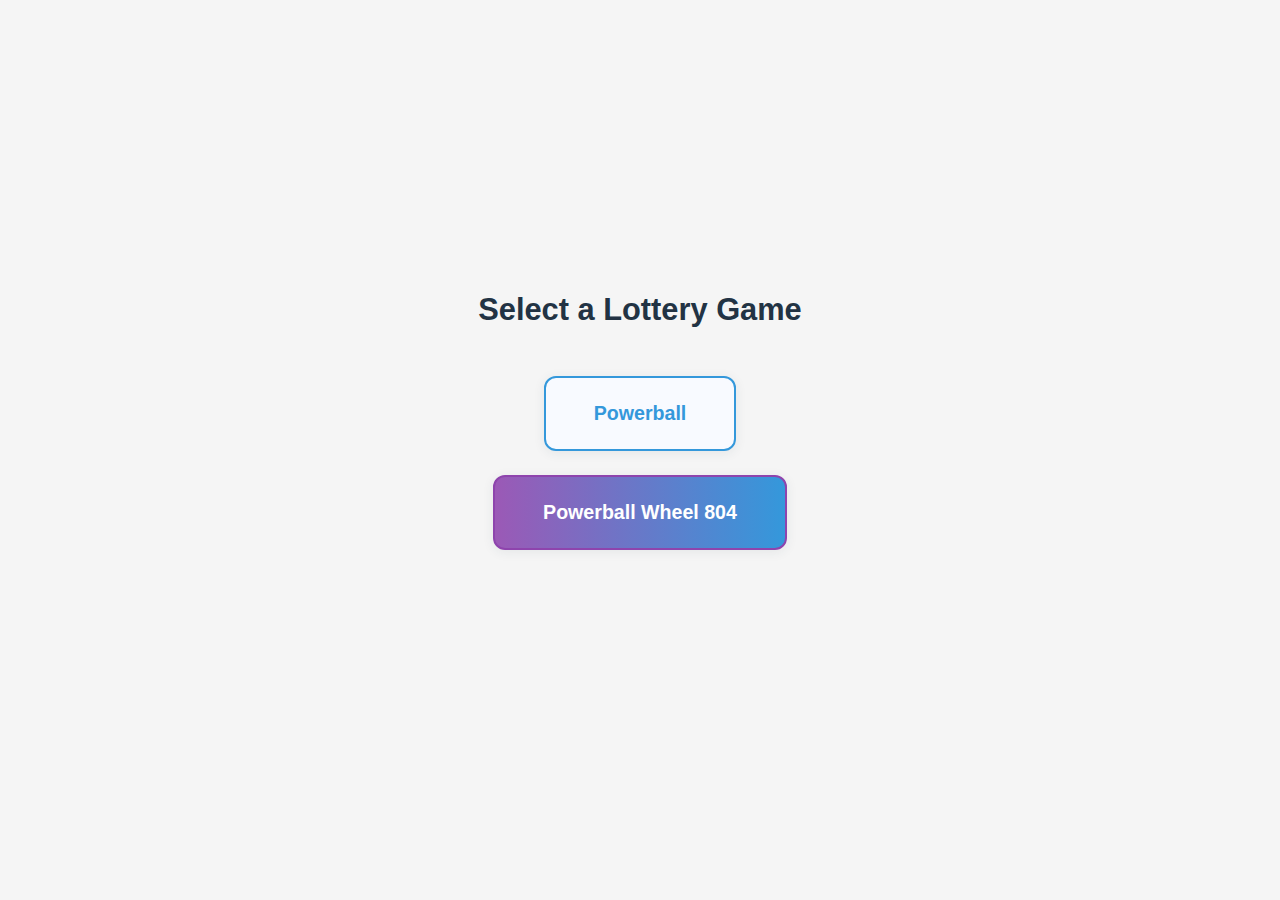
<file: home.html>
<!DOCTYPE html>
<html lang="en">
<head>
    <meta charset="UTF-8">
    <meta name="viewport" content="width=device-width, initial-scale=1.0">
    <title>Lottery Game Selector</title>
    <link rel="stylesheet" href="style.css">
    <style>
        .game-select-container {
            display: flex;
            flex-direction: column;
            align-items: center;
            justify-content: center;
            min-height: 90vh;
            padding: 20px 15px;
            box-sizing: border-box;
        }
        
        .game-select-title {
            font-size: 2.2em;
            font-weight: bold;
            margin-bottom: 32px;
            color: #234;
            text-align: center;
            padding: 0 15px;
        }
        
        .game-select-btn {
            padding: 18px 36px;
            font-size: 1.2em;
            font-weight: 600;
            border-radius: 12px;
            border: 2px solid #3498db;
            background: #f8faff;
            color: #3498db;
            margin: 12px 0;
            cursor: pointer;
            transition: all 0.2s ease;
            box-shadow: 0 2px 12px rgba(44,62,80,0.08);
            width: 100%;
            max-width: 280px;
            -webkit-tap-highlight-color: transparent;
        }
        
        .game-select-btn:active {
            transform: scale(0.98);
        }
        
        .game-select-btn:hover {
            background: #3498db;
            color: #fff;
        }
        
        /* Tablet styles */
        @media (min-width: 601px) and (max-width: 1024px) {
            .game-select-title {
                font-size: 2.5em;
                margin-bottom: 40px;
            }
            
            .game-select-btn {
                padding: 22px 44px;
                font-size: 1.3em;
                max-width: 320px;
            }
        }
        
        /* Desktop styles */
        @media (min-width: 1025px) {
            .game-select-btn {
                padding: 24px 48px;
                font-size: 1.4em;
                max-width: none;
                width: auto;
            }
        }
        
        /* Mobile-specific optimizations */
        @media (max-width: 600px) {
            .game-select-title {
                font-size: 1.8em;
                margin-bottom: 28px;
            }
            
            .game-select-btn {
                padding: 16px 32px;
                font-size: 1.1em;
                margin: 10px 0;
            }
        }
    </style>
</head>
<body>
    <div class="game-select-container">
        <div class="game-select-title">Select a Lottery Game</div>
        <button class="game-select-btn" onclick="window.location.href='powerball.html'">Powerball</button>
        <button class="game-select-btn" style="background: linear-gradient(90deg, #9b59b6 0%, #3498db 100%); color: white; border-color: #8e44ad;" 
                onclick="window.location.href='wheel.html'">Powerball Wheel 804</button>
    </div>
</body>
</html>
</file>
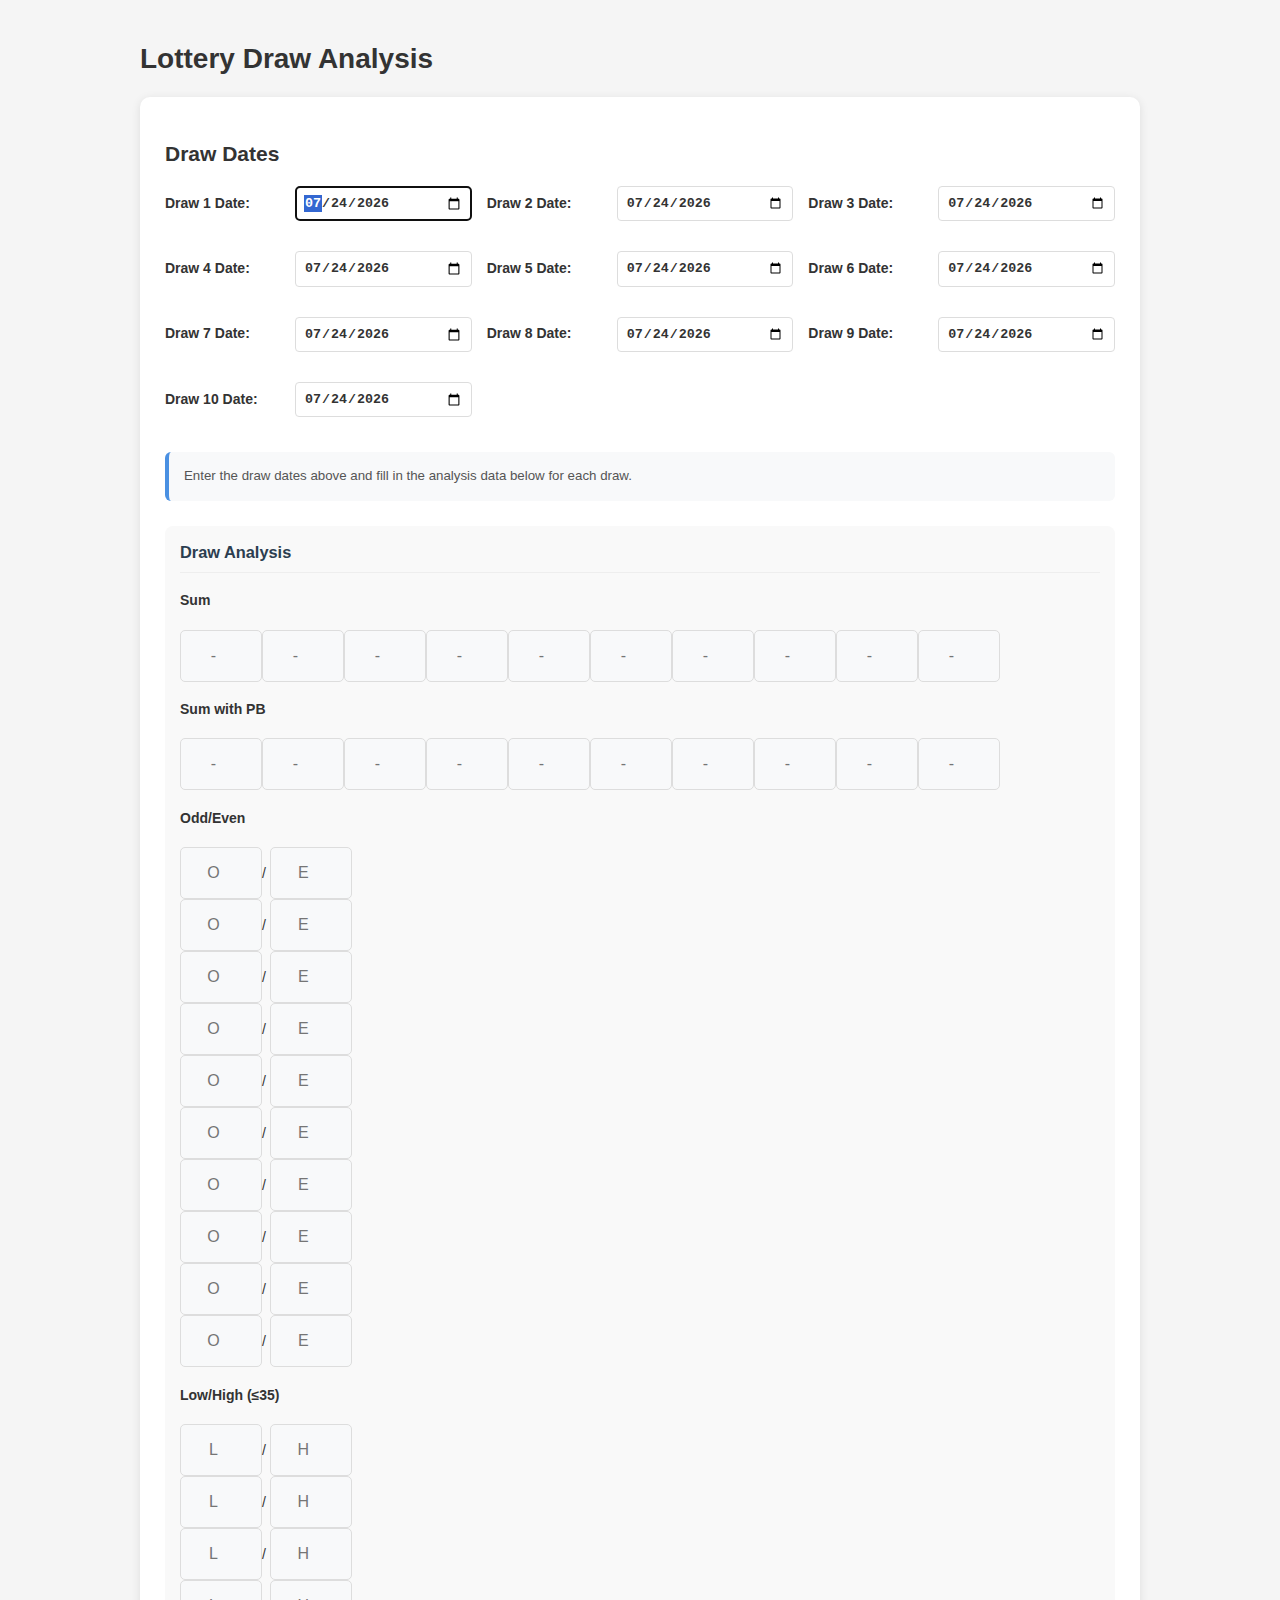
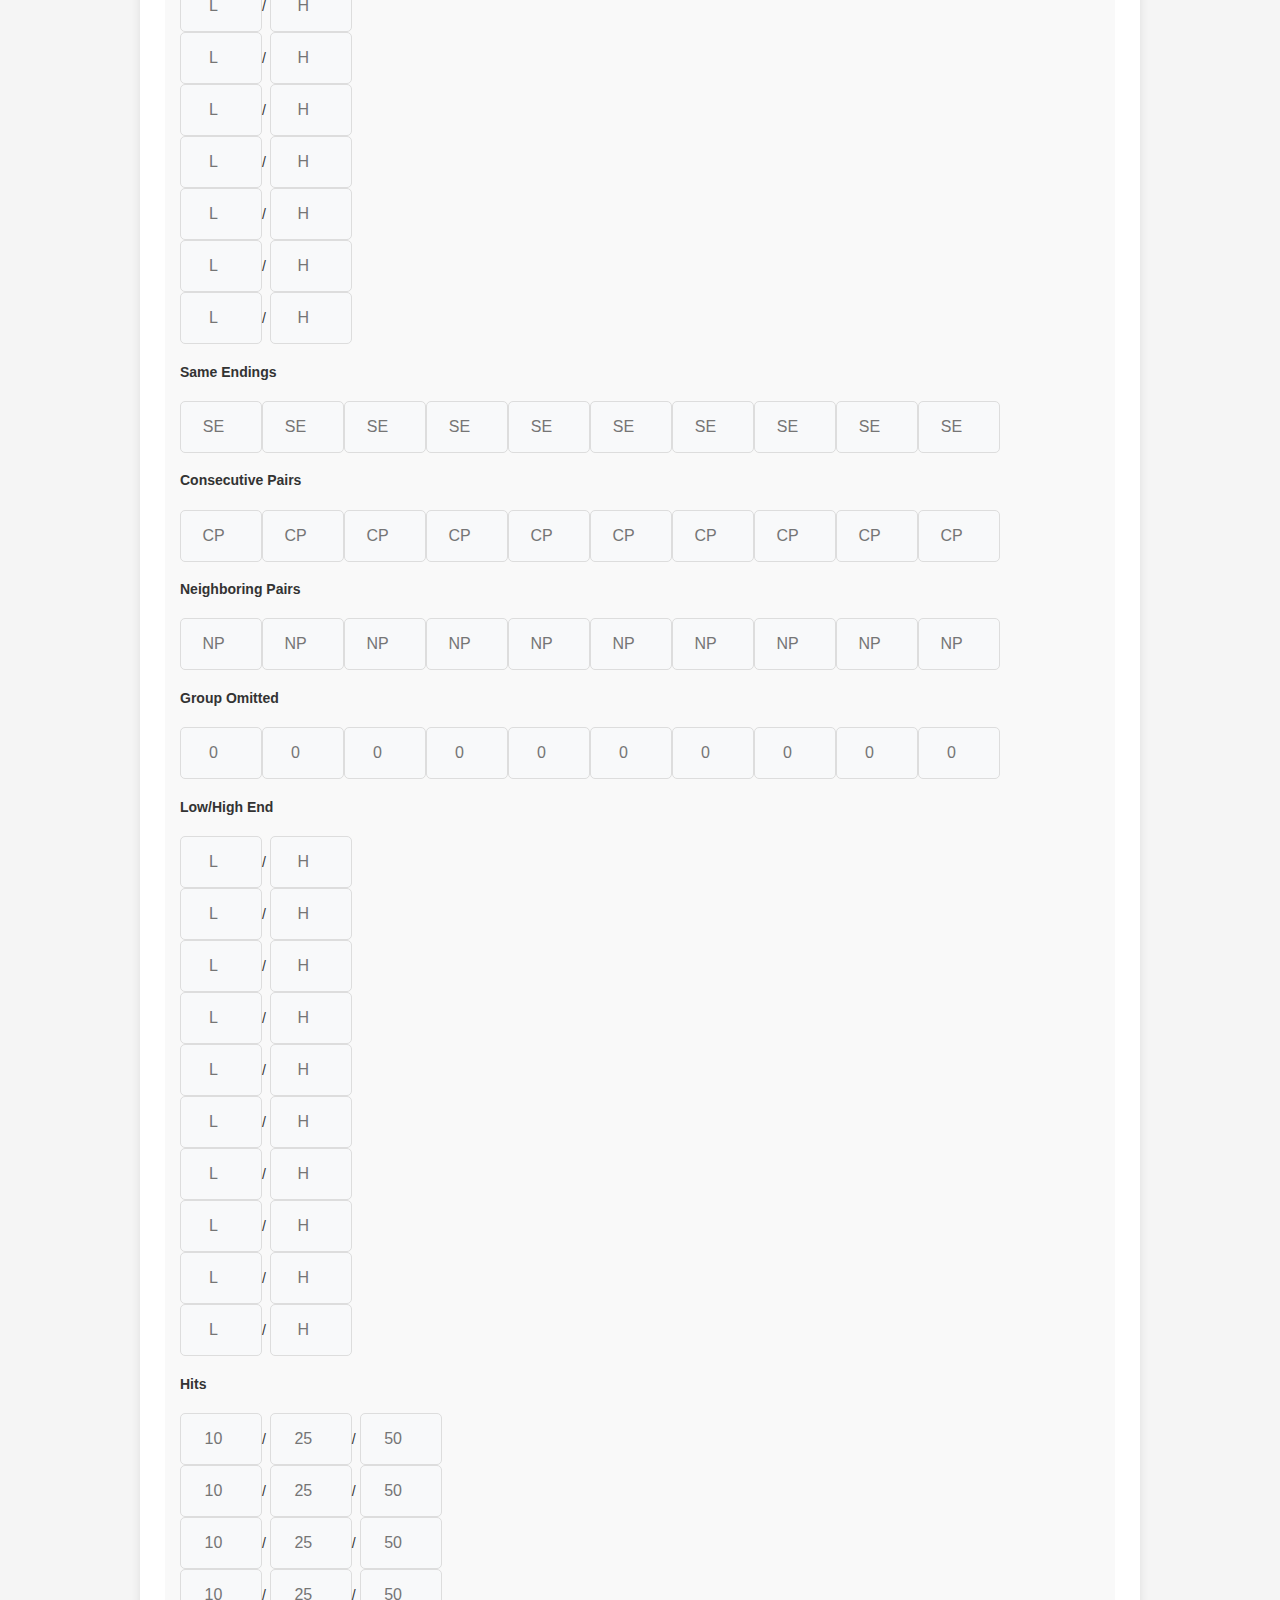
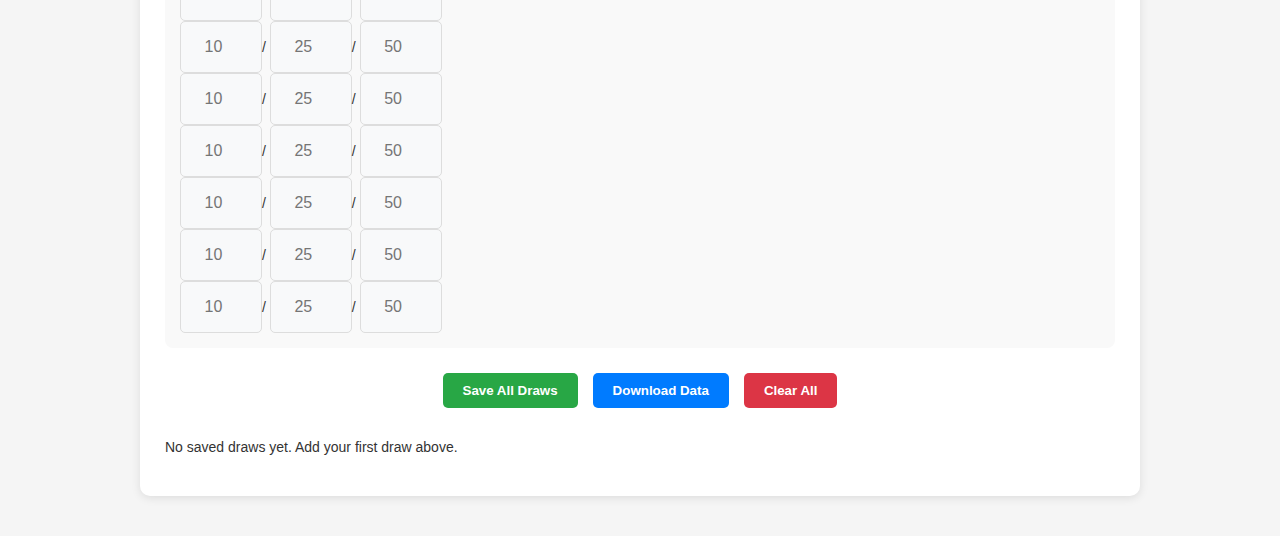
<file: manual-entry.html>
<!DOCTYPE html>
<html lang="en">
<head>
    <meta charset="UTF-8">
    <meta name="viewport" content="width=device-width, initial-scale=1.0">
    <title>Powerball Manual Entry</title>
    <link rel="stylesheet" href="style.css">
    <style>
        .date-fields {
            display: grid;
            grid-template-columns: repeat(auto-fill, minmax(300px, 1fr));
            gap: 15px;
            margin-bottom: 20px;
        }
        
        .date-fields .form-row {
            display: flex;
            align-items: center;
            gap: 10px;
        }
        
        .date-fields label {
            min-width: 100px;
            font-weight: 500;
        }
        
        .date-fields input[type="date"] {
            padding: 8px;
            border: 1px solid #ddd;
            border-radius: 4px;
            flex: 1;
        }
        
        .form-note {
            background: #f8f9fa;
            padding: 15px;
            border-radius: 6px;
            margin-bottom: 20px;
            border-left: 4px solid #4a90e2;
        }
        
        .form-note p {
            margin: 0;
            color: #555;
            font-size: 0.95em;
        }
        
        .stats-grid {
            display: grid;
            grid-template-columns: repeat(auto-fill, minmax(200px, 1fr));
            gap: 15px;
            margin: 20px 0;
        }
        .stat-card {
            background: white;
            padding: 15px;
            border-radius: 8px;
            box-shadow: 0 2px 4px rgba(0,0,0,0.1);
        }
        .stat-value {
            font-size: 1.5em;
            font-weight: bold;
            color: #e74c3c;
            margin-top: 5px;
        }
        .stat-label {
            font-size: 0.9em;
            color: #666;
            margin-bottom: 5px;
        }
        .stat-section {
            margin: 25px 0;
            padding: 15px;
            background: #f9f9f9;
            border-radius: 8px;
        }
        .stat-section h3 {
            margin-top: 0;
            color: #2c3e50;
            border-bottom: 1px solid #eee;
            padding-bottom: 8px;
        }
        body {
            font-family: 'Segoe UI', Tahoma, Geneva, Verdana, sans-serif;
            max-width: 1000px;
            margin: 0 auto;
            padding: 20px;
            background-color: #f5f5f5;
        }
        
        .draw-card {
            background: white;
            border-radius: 10px;
            margin-bottom: 20px;
            box-shadow: 0 2px 8px rgba(0,0,0,0.08);
            overflow: hidden;
            border: 1px solid #e9ecef;
        }
        
        .draw-card:hover {
            transform: translateY(-2px);
            box-shadow: 0 6px 12px rgba(0,0,0,0.1);
        }
        
        .draw-card.dp {
            background-color: #f8f9fa;
            border-left: 4px solid #4a90e2;
        }
        
        .analysis-box {
            padding: 15px;
            background: #f8f9fa;
        }
        
        .analysis-grid {
            display: grid;
            grid-template-columns: repeat(auto-fit, minmax(120px, 1fr));
            gap: 10px;
        }
        
        .stat-item {
            background: white;
            padding: 10px;
            border-radius: 6px;
            box-shadow: 0 1px 3px rgba(0,0,0,0.05);
            text-align: center;
        }
        
        .stat-label {
            font-size: 0.75em;
            color: #6c757d;
            margin-bottom: 4px;
        }
        
        .stat-value {
            font-weight: 600;
            color: #2c3e50;
            font-size: 1.1em;
        }
        
        .numbers-box {
            padding: 20px;
            border-bottom: 1px solid #f1f3f5;
            background: #fff;
        }
        
        .draw-numbers {
            display: flex;
            gap: 10px;
            flex-wrap: wrap;
            justify-content: center;
            margin: 0 auto;
            max-width: 360px;
        }
        
        .number {
            display: inline-flex;
            align-items: center;
            justify-content: center;
            width: 36px;
            height: 36px;
            border-radius: 50%;
            background: #f1f3f5;
            font-weight: 600;
            color: #2c3e50;
            box-shadow: 0 1px 3px rgba(0,0,0,0.1);
        }
        
        .powerball-badge {
            background: #f1c40f;
            color: #000;
        }
        
        .draw-header {
            display: flex;
            justify-content: space-between;
            align-items: center;
            padding: 12px 15px;
            background: #f8f9fa;
            border-bottom: 1px solid #e9ecef;
        }
        
        .delete-btn {
            background: #fff5f5;
            border: 1px solid #ffd6d6;
            color: #e74c3c;
            font-size: 1em;
            cursor: pointer;
            width: 28px;
            height: 28px;
            border-radius: 50%;
            display: flex;
            align-items: center;
            justify-content: center;
            padding: 0;
            transition: all 0.2s;
        }
        
        .delete-btn:hover {
            background: #ffebeb;
            transform: scale(1.1);
        }
        
        .btn-save {
            background-color: #28a745;
            color: white;
        }
        
        .btn-save:hover {
            background-color: #218838;
        }
        
        .btn-download {
            background-color: #007bff;
            color: white;
        }
        
        .btn-download:hover {
            background-color: #0056b3;
        }
        
        .btn-clear {
            background-color: #dc3545;
            color: white;
        }
        
        .btn-clear:hover {
            background-color: #c82333;
        }
        
        .draws-list {
            margin-top: 30px;
        }
        
        .draw-item {
            background: white;
            padding: 15px;
            border-radius: 8px;
            margin-bottom: 10px;
            display: flex;
            justify-content: space-between;
            align-items: center;
            box-shadow: 0 1px 3px rgba(0,0,0,0.1);
        }
        
        .draw-date {
            font-weight: 600;
            color: #333;
        }
        
        .entry-form {
            background: white;
            padding: 25px;
            border-radius: 10px;
            box-shadow: 0 2px 10px rgba(0,0,0,0.1);
            margin-bottom: 20px;
        }
        
        .form-group {
            margin-bottom: 20px;
        }
        
        .form-row {
            display: flex;
            gap: 15px;
            margin-bottom: 15px;
            align-items: center;
        }
        
        .form-row label {
            min-width: 120px;
            font-weight: 600;
        }
        
        input[type="number"] {
            width: 70px;
            height: 40px;
            text-align: center;
            font-size: 16px;
            border: 1px solid #ddd;
            border-radius: 5px;
            padding: 5px;
        }
        
        .number-inputs {
            display: flex;
            gap: 10px;
            flex-wrap: wrap;
            align-items: center;
        }
        
        .number-inputs input {
            flex: 0 0 auto;
        }
        
        .buttons {
            display: flex;
            gap: 15px;
            margin-top: 25px;
            justify-content: center;
        }
        
        button {
            padding: 10px 20px;
            border: none;
            border-radius: 5px;
            font-weight: 600;
            cursor: pointer;
            transition: all 0.2s;
        }
    </style>
</head>
<body>
    <div class="container">
        <h1>Lottery Draw Analysis</h1>
        
        <div class="entry-form card">
            <h2>Draw Dates</h2>
            <div class="date-fields" id="dateFields">
                <!-- Date fields will be added here by JavaScript -->
            </div>
            
            <div class="form-group">
                <div class="form-note">
                    <p>Enter the draw dates above and fill in the analysis data below for each draw.</p>
                </div>

        
        <!-- Draw Analysis Section -->
        <div class="stat-section">
            <h3>Draw Analysis</h3>
            <div class="analysis-container">
                <!-- Analysis boxes will be generated by JavaScript -->

            </div>
        </div>
        
        <div class="buttons">
            <button class="btn-save" id="saveBtn">Save All Draws</button>
            <button class="btn-download" id="downloadBtn">Download Data</button>
            <button class="btn-clear" id="clearBtn">Clear All</button>
        </div>
    </div>
    
    <div class="draws-list" id="drawsList">
        <!-- Saved draws will appear here -->
    </div>

    <script>
        // Global variables
        let draws = [];
        const NUM_DRAWS = 10;
        
        // Initialize the page with date fields
        function initializeDrawForms() {
            // Set today's date as default for all date fields
            const today = new Date().toISOString().split('T')[0];
            for (let i = 0; i < 10; i++) {
                const dateInput = document.getElementById(`drawDate${i}`);
                if (dateInput) dateInput.value = today;
            }
        }
        
        // Helper function to get draw data from form
        function getDrawData(drawIndex) {
            const mainNums = [];
            for (let i = 0; i < 5; i++) {
                const val = document.getElementById(`num${drawIndex}_${i}`)?.value;
                if (val) mainNums.push(parseInt(val));
            }
            
            const dpNums = [];
            for (let i = 0; i < 5; i++) {
                const val = document.getElementById(`dp_num${drawIndex}_${i}`)?.value;
                if (val) dpNums.push(parseInt(val));
            }
            
            // Get analysis data for this draw
            const analysis = {
                sum: document.getElementById(`sum_${drawIndex}`)?.value || null,
                sumWithPB: document.getElementById(`sumWithPB_${drawIndex}`)?.value || null,
                oddsEvens: {
                    odds: document.getElementById(`odds_${drawIndex}`)?.value || 0,
                    evens: document.getElementById(`evens_${drawIndex}`)?.value || 0
                },
                lowHigh: {
                    lows: document.getElementById(`lows_${drawIndex}`)?.value || 0,
                    highs: document.getElementById(`highs_${drawIndex}`)?.value || 0
                },
                sameEnding: document.getElementById(`sameEnding_${drawIndex}`)?.value || 0,
                consecutive: document.getElementById(`consecutive_${drawIndex}`)?.value || 0,
                neighbors: document.getElementById(`neighbors_${drawIndex}`)?.value || 0,
                groupOmitted: document.getElementById(`groupOmitted_${drawIndex}`)?.value || 'none',
                lowHighEnd: {
                    low: document.getElementById(`lowEnd_${drawIndex}`)?.value || null,
                    high: document.getElementById(`highEnd_${drawIndex}`)?.value || null
                },
                hits: {
                    hit10: document.getElementById(`hit10_${drawIndex}`)?.value || 0,
                    hit25: document.getElementById(`hit25_${drawIndex}`)?.value || 0,
                    hit50: document.getElementById(`hit50_${drawIndex}`)?.value || 0
                }
            };
            
            return {
                id: Date.now() + drawIndex,
                date: document.getElementById(`drawDate${drawIndex}`)?.value || new Date().toISOString().split('T')[0],
                numbers: mainNums,
                powerball: parseInt(document.getElementById(`powerball${drawIndex}`)?.value) || null,
                dpNumbers: dpNums.length === 5 ? dpNums : null,
                dpPowerball: parseInt(document.getElementById(`dp_powerball${drawIndex}`)?.value) || null,
                analysis: Object.values(analysis).some(v => v !== null) ? analysis : null,
                timestamp: new Date().toISOString()
            };
        }
        
        
        // Function to create analysis box HTML
        function createAnalysisBoxes() {
            const analysisContainer = document.querySelector('.analysis-container');
            if (!analysisContainer) return;
            
            const categories = [
                {
                    id: 'sum',
                    name: 'Sum',
                    html: (i) => `<input type="number" id="sum_${i}" class="analysis-box" min="15" max="365" placeholder="-">`
                },
                {
                    id: 'sumWithPB',
                    name: 'Sum with PB',
                    html: (i) => `<input type="number" id="sumWithPB_${i}" class="analysis-box" min="16" max="391" placeholder="-">`
                },
                {
                    id: 'oddEven',
                    name: 'Odd/Even',
                    html: (i) => `
                        <div class="odd-even-pair">
                            <input type="number" id="odds_${i}" class="analysis-box" min="0" max="5" placeholder="O">/
                            <input type="number" id="evens_${i}" class="analysis-box" min="0" max="5" placeholder="E">
                        </div>`
                },
                {
                    id: 'lowHigh',
                    name: 'Low/High (≤35)',
                    html: (i) => `
                        <div class="low-high-pair">
                            <input type="number" id="lows_${i}" class="analysis-box" min="0" max="5" placeholder="L">/
                            <input type="number" id="highs_${i}" class="analysis-box" min="0" max="5" placeholder="H">
                        </div>`
                },
                {
                    id: 'sameEnding',
                    name: 'Same Endings',
                    html: (i) => `<input type="number" id="sameEnding_${i}" class="analysis-box" min="0" max="4" placeholder="SE">`
                },
                {
                    id: 'consecutive',
                    name: 'Consecutive Pairs',
                    html: (i) => `<input type="number" id="consecutive_${i}" class="analysis-box" min="0" max="4" placeholder="CP">`
                },
                {
                    id: 'neighbors',
                    name: 'Neighboring Pairs',
                    html: (i) => `<input type="number" id="neighbors_${i}" class="analysis-box" min="0" max="4" placeholder="NP">`
                },
                {
                    id: 'groupOmitted',
                    name: 'Group Omitted',
                    html: (i) => `<input type="number" id="groupOmitted_${i}" class="analysis-box" min="0" max="3" placeholder="0">`
                },
                {
                    id: 'lowHighEnd',
                    name: 'Low/High End',
                    html: (i) => `
                        <div class="low-high-end-pair">
                            <input type="number" id="lowEnd_${i}" class="analysis-box" min="1" max="9" placeholder="L">/
                            <input type="number" id="highEnd_${i}" class="analysis-box" min="1" max="9" placeholder="H">
                        </div>`
                },
                {
                    id: 'hits',
                    name: 'Hits',
                    html: (i) => `
                        <div class="hits-container">
                            <input type="number" id="hit10_${i}" class="analysis-box" min="0" max="5" placeholder="10">/
                            <input type="number" id="hit25_${i}" class="analysis-box" min="0" max="5" placeholder="25">/
                            <input type="number" id="hit50_${i}" class="analysis-box" min="0" max="5" placeholder="50">
                        </div>`
                }
            ];
            
            // Generate HTML for each category
            categories.forEach(category => {
                const categoryDiv = document.createElement('div');
                categoryDiv.className = 'analysis-category';
                categoryDiv.innerHTML = `
                    <h4>${category.name}</h4>
                    <div class="analysis-boxes" id="${category.id}Boxes">
                        ${Array(10).fill().map((_, i) => category.html(i)).join('')}
                    </div>
                `;
                analysisContainer.appendChild(categoryDiv);
            });
        }

        // Initialize the application
        // Set up form event listeners
        document.addEventListener('DOMContentLoaded', () => {
            // Initialize date fields
            const dateFieldsContainer = document.getElementById('dateFields');
            if (dateFieldsContainer) {
                dateFieldsContainer.innerHTML = Array(10).fill().map((_, i) => `
                    <div class="form-row">
                        <label for="drawDate${i}">Draw ${i + 1} Date:</label>
                        <input type="date" id="drawDate${i}" class="draw-date">
                    </div>
                `).join('');
                
                // Set focus to first date input
                const firstDateInput = document.getElementById('drawDate0');
                if (firstDateInput) firstDateInput.focus();
            }
            
            // Create analysis boxes
            createAnalysisBoxes();
            
            // Set up event listeners
            document.getElementById('saveBtn').addEventListener('click', saveDraw);
            document.getElementById('clearBtn').addEventListener('click', clearAllForms);
            document.getElementById('downloadBtn').addEventListener('click', downloadData);
            
            // Initial render
            renderDraws();
        });
        
        function saveDraw() {
            try {
                const savedDraws = [];
                
                // Process each of the 10 draws
                for (let i = 0; i < 10; i++) {
                    const date = document.getElementById(`drawDate${i}`)?.value;
                    if (!date) continue; // Skip if no date provided
                    
                    // Get analysis values for this draw
                    const analysis = {
                        sum: document.getElementById(`sum_${i}`)?.value ? parseInt(document.getElementById(`sum_${i}`).value) : null,
                        sumWithPB: document.getElementById(`sumWithPB_${i}`)?.value ? parseInt(document.getElementById(`sumWithPB_${i}`).value) : null,
                        odds: document.getElementById(`odds_${i}`)?.value ? parseInt(document.getElementById(`odds_${i}`).value) : null,
                        evens: document.getElementById(`evens_${i}`)?.value ? parseInt(document.getElementById(`evens_${i}`).value) : null,
                        lows: document.getElementById(`lows_${i}`)?.value ? parseInt(document.getElementById(`lows_${i}`).value) : null,
                        highs: document.getElementById(`highs_${i}`)?.value ? parseInt(document.getElementById(`highs_${i}`).value) : null,
                        sameEnding: document.getElementById(`sameEnding_${i}`)?.value ? parseInt(document.getElementById(`sameEnding_${i}`).value) : null,
                        consecutive: document.getElementById(`consecutive_${i}`)?.value ? parseInt(document.getElementById(`consecutive_${i}`).value) : null,
                        neighbors: document.getElementById(`neighbors_${i}`)?.value ? parseInt(document.getElementById(`neighbors_${i}`).value) : null,
                        groupOmitted: document.getElementById(`groupOmitted_${i}`)?.value || null,
                        lowEnd: document.getElementById(`lowEnd_${i}`)?.value ? parseInt(document.getElementById(`lowEnd_${i}`).value) : null,
                        highEnd: document.getElementById(`highEnd_${i}`)?.value ? parseInt(document.getElementById(`highEnd_${i}`).value) : null,
                        hit10: document.getElementById(`hit10_${i}`)?.value ? parseInt(document.getElementById(`hit10_${i}`).value) : null,
                        hit25: document.getElementById(`hit25_${i}`)?.value ? parseInt(document.getElementById(`hit25_${i}`).value) : null,
                        hit50: document.getElementById(`hit50_${i}`)?.value ? parseInt(document.getElementById(`hit50_${i}`).value) : null
                    };
                    
                    // Create draw object
                    const draw = {
                        id: `${Date.now()}_${i}`,
                        date: date,
                        numbers: [],
                        powerball: null,
                        dpNumbers: null,
                        dpPowerball: null,
                        analysis: Object.values(analysis).some(v => v !== null) ? analysis : null,
                        timestamp: new Date().toISOString()
                    };
                    
                    savedDraws.push(draw);
                }
                
                if (savedDraws.length === 0) {
                    alert('Please enter at least one draw date');
                    return;
                }
                
                // Save to localStorage
                const existingDraws = JSON.parse(localStorage.getItem('powerballDraws') || '[]');
                const updatedDraws = [...existingDraws, ...savedDraws];
                localStorage.setItem('powerballDraws', JSON.stringify(updatedDraws));
                
                // Update UI
                renderDraws();
                
                // Clear form
                clearAllForms();
                
                // Show success message
                alert(`Successfully saved ${savedDraws.length} draw(s)!`);
            } catch (error) {
                console.error('Error saving draw:', error);
                alert('An error occurred while saving the draw. Please check the console for details.');
            }
        }
        
        function renderDraws() {
            const drawsList = document.getElementById('drawsList');
            if (!drawsList) return;

            const draws = JSON.parse(localStorage.getItem('powerballDraws') || '[]');

            if (draws.length === 0) {
                drawsList.innerHTML = '<p>No saved draws yet. Add your first draw above.</p>';
                return;
            }
            
            // Clear all analysis boxes first
            for (let i = 0; i < 10; i++) {
                const clearValue = (id) => {
                    const el = document.getElementById(id);
                    if (el) el.value = '';
                };
                
                // Clear all analysis fields
                clearValue(`sum_${i}`);
                clearValue(`sumWithPB_${i}`);
                clearValue(`odds_${i}`);
                clearValue(`evens_${i}`);
                clearValue(`lows_${i}`);
                clearValue(`highs_${i}`);
                clearValue(`sameEnding_${i}`);
                clearValue(`consecutive_${i}`);
                clearValue(`neighbors_${i}`);
                clearValue(`lowEnd_${i}`);
                clearValue(`highEnd_${i}`);
                clearValue(`hit10_${i}`);
                clearValue(`hit25_${i}`);
                clearValue(`hit50_${i}`);
                
                const groupEl = document.getElementById(`groupOmitted_${i}`);
                if (groupEl) groupEl.selectedIndex = 0;
            }
            
            // Update analysis boxes with saved data (up to 10 most recent)
            const recentDraws = [...draws].reverse().slice(0, 10);
            recentDraws.forEach((draw, index) => {
                if (!draw.analysis) return;
                
                const setValue = (id, value) => {
                    const el = document.getElementById(id);
                    if (el && value !== null && value !== undefined) el.value = value;
                };
                
                const analysis = draw.analysis;
                
                // Set values for each analysis field
                setValue(`sum_${index}`, analysis.sum);
                setValue(`sumWithPB_${index}`, analysis.sumWithPB);
                setValue(`odds_${index}`, analysis.oddsEvens?.odds);
                setValue(`evens_${index}`, analysis.oddsEvens?.evens);
                setValue(`lows_${index}`, analysis.lowHigh?.lows);
                setValue(`highs_${index}`, analysis.lowHigh?.highs);
                setValue(`sameEnding_${index}`, analysis.sameEnding);
                setValue(`consecutive_${index}`, analysis.consecutive);
                setValue(`neighbors_${index}`, analysis.neighbors);
                setValue(`lowEnd_${index}`, analysis.lowHighEnd?.low);
                setValue(`highEnd_${index}`, analysis.lowHighEnd?.high);
                setValue(`hit10_${index}`, analysis.hits?.hit10);
                setValue(`hit25_${index}`, analysis.hits?.hit25);
                setValue(`hit50_${index}`, analysis.hits?.hit50);
                
                const groupEl = document.getElementById(`groupOmitted_${index}`);
                if (groupEl && analysis.groupOmitted) {
                    const option = Array.from(groupEl.options).find(
                        opt => opt.value === analysis.groupOmitted
                    );
                    if (option) option.selected = true;
                }
            });

            let html = '<div class="draws-grid">';

            draws.forEach(draw => {
                // Main draw
                html += `
                    <div class="draw-card">
                        <div class="draw-header">
                            <span class="draw-date">${draw.date}</span>
                            <button class="delete-btn" data-id="${draw.id}" title="Delete draw">
                                <svg width="12" height="12" viewBox="0 0 24 24" fill="none" stroke="currentColor" stroke-width="2" stroke-linecap="round" stroke-linejoin="round">
                                    <line x1="18" y1="6" x2="6" y2="18"></line>
                                    <line x1="6" y1="6" x2="18" y2="18"></line>
                                </svg>
                            </button>
                        </div>
                        <div class="numbers-box">
                            <div class="draw-numbers">
                                ${draw.numbers.map(n => `<span class="number">${n}</span>`).join('')}
                                ${draw.powerball ? `<span class="powerball">${draw.powerball}</span>` : ''}
                            </div>
                        </div>`;
                
                // Add analysis summary if available
                if (draw.analysis) {
                    html += `
                        <div class="analysis-box">
                            <div class="analysis-grid">
                                <div class="stat-item">
                                    <div class="stat-label">Sum</div>
                                    <div class="stat-value">${draw.analysis.sum || 'N/A'}</div>
                                </div>
                                <div class="stat-item">
                                    <div class="stat-label">Odd/Even</div>
                                    <div class="stat-value">${draw.analysis.odds || 0}/${draw.analysis.evens || 0}</div>
                                </div>
                                <div class="stat-item">
                                    <div class="stat-label">Low/High</div>
                                    <div class="stat-value">${draw.analysis.lows || 0}/${draw.analysis.highs || 0}</div>
                                </div>
                                <div class="stat-item">
                                    <span class="stat-label">Range</span>
                                    <span class="stat-value">${draw.analysis.lowHighEnd?.low || 'N/A'}-${draw.analysis.lowHighEnd?.high || 'N/A'}</span>
                                </div>
                            </div>`;
                    
                    // Add notes if available
                    if (draw.analysis.notes) {
                        html += `
                            <div class="notes">
                                <strong>📝</strong> ${draw.analysis.notes}
                            </div>`;
                    }
                    
                    html += `</div>`;
                }
                
                html += `
                </div>`;

                // Double Play draw if it exists
                if (draw.dpNumbers) {
                    html += `
                        <div class="draw-card dp">
                            <div class="draw-header">
                                <div>
                                    <span class="draw-date">${draw.date}</span>
                                    <span class="draw-type">Double Play</span>
                                </div>
                            </div>
                            <div class="draw-numbers">
                                ${draw.dpNumbers.map(n => `<span class="number">${n}</span>`).join('')}
                                ${draw.dpPowerball ? `<span class="powerball">${draw.dpPowerball}</span>` : ''}
                            </div>
                        </div>`;
                }
            });
            
            html += '</div>';
            drawsList.innerHTML = html;
        }
            
        // Download data as Text
        function downloadData() {
            try {
                const draws = JSON.parse(localStorage.getItem('powerballDraws') || '[]');
                
                if (draws.length === 0) {
                    alert('No data to download');
                    return;
                }
                
                // Create text content
                let textContent = 'LOTTERY DRAWS AND ANALYSIS\n\n';
                
                draws.forEach((draw, index) => {
                    textContent += `=== DRAW #${index + 1} (${draw.date}) ===\n`;
                    textContent += `Main Numbers: ${draw.numbers.join(', ')} | Powerball: ${draw.powerball}\n`;
                    
                    if (draw.dpNumbers) {
                        textContent += `Double Play: ${draw.dpNumbers.join(', ')} | Powerball: ${draw.dpPowerball}\n`;
                    }
                    
                    // Add analysis data if available
                    if (draw.analysis) {
                        textContent += '\nANALYSIS\n';
                        textContent += `Sum: ${draw.analysis.sum || 'N/A'}\n`;
                        textContent += `Sum with Powerball: ${draw.analysis.sumWithPB || 'N/A'}\n`;
                        textContent += `Odd/Even: ${draw.analysis.oddsEvens.odds} odd / ${draw.analysis.oddsEvens.evens} even\n`;
                        textContent += `Low/High (≤35): ${draw.analysis.lowHigh.lows} low / ${draw.analysis.lowHigh.highs} high\n`;
                        textContent += `Same Endings: ${draw.analysis.sameEnding || '0'}\n`;
                        textContent += `Consecutive Pairs: ${draw.analysis.consecutive || '0'}\n`;
                        textContent += `Neighboring Pairs: ${draw.analysis.neighbors || '0'}\n`;
                        textContent += `Group Omitted: ${draw.analysis.groupOmitted || 'None'}\n`;
                        textContent += `Low/High End: ${draw.analysis.lowHighEnd.low} / ${draw.analysis.lowHighEnd.high}\n`;
                        textContent += `Hits (≤10/≤25/≤50): ${draw.analysis.hits.hit10}/${draw.analysis.hits.hit25}/${draw.analysis.hits.hit50}\n`;
                    }
                    
                    textContent += '\n' + '-'.repeat(50) + '\n\n';
                });
                
                // Create download link
                const blob = new Blob([textContent], { type: 'text/plain;charset=utf-8' });
                const url = URL.createObjectURL(blob);
                
                // Create and trigger download
                const link = document.createElement('a');
                link.href = url;
                link.download = `lottery_data_${new Date().toISOString().split('T')[0]}.txt`;
                document.body.appendChild(link);
                link.click();
                
                // Clean up
                setTimeout(() => {
                    document.body.removeChild(link);
                    URL.revokeObjectURL(url);
                }, 100);
                
            } catch (error) {
                console.error('Error downloading data:', error);
                alert('Error downloading data. Please check the console for details.');
            }
        }
            
        // Clear all forms function
        function clearAllForms() {
            // Set today's date for all date fields
            const currentDate = new Date().toISOString().split('T')[0];
            for (let i = 0; i < 10; i++) {
                const dateInput = document.getElementById(`drawDate${i}`);
                if (dateInput) dateInput.value = currentDate;
                
                // Clear all analysis fields for this draw
                const clearValue = (id) => {
                    const el = document.getElementById(id);
                    if (el) el.value = '';
                };
                
                // Clear all analysis fields
                clearValue(`sum_${i}`);
                clearValue(`sumWithPB_${i}`);
                clearValue(`odds_${i}`);
                clearValue(`evens_${i}`);
                clearValue(`lows_${i}`);
                clearValue(`highs_${i}`);
                clearValue(`sameEnding_${i}`);
                clearValue(`consecutive_${i}`);
                clearValue(`neighbors_${i}`);
                clearValue(`lowEnd_${i}`);
                clearValue(`highEnd_${i}`);
                clearValue(`hit10_${i}`);
                clearValue(`hit25_${i}`);
                clearValue(`hit50_${i}`);
                
                const groupEl = document.getElementById(`groupOmitted_${i}`);
                if (groupEl) groupEl.selectedIndex = 0;
            }
            
            // Clear all analysis boxes (0-9)
            for (let i = 0; i < 10; i++) {
                const clearValue = (id) => {
                    const el = document.getElementById(id);
                    if (el) el.value = '';
                };
                
                // Clear all analysis fields
                clearValue(`sum_${i}`);
                clearValue(`sumWithPB_${i}`);
                clearValue(`odds_${i}`);
                clearValue(`evens_${i}`);
                clearValue(`lows_${i}`);
                clearValue(`highs_${i}`);
                clearValue(`sameEnding_${i}`);
                clearValue(`consecutive_${i}`);
                clearValue(`neighbors_${i}`);
                clearValue(`lowEnd_${i}`);
                clearValue(`highEnd_${i}`);
                clearValue(`hit10_${i}`);
                clearValue(`hit25_${i}`);
                clearValue(`hit50_${i}`);
                
                const groupEl = document.getElementById(`groupOmitted_${i}`);
                if (groupEl) groupEl.selectedIndex = 0;
            }
            
            // Set today's date in all date fields
            const today = new Date().toISOString().split('T')[0];
            for (let i = 0; i < NUM_DRAWS; i++) {
                const dateInput = document.getElementById(`drawDate${i}`);
                if (dateInput) dateInput.value = today;
            }
        }
            
        // Delete a draw by ID
        function deleteDraw(id) {
            if (!confirm('Are you sure you want to delete this draw?')) return;
            
            const draws = JSON.parse(localStorage.getItem('powerballDraws') || '[]');
            const updatedDraws = draws.filter(draw => draw.id !== id);
            localStorage.setItem('powerballDraws', JSON.stringify(updatedDraws));
            renderDraws();
        }
            
        // Set up form event listeners
        document.addEventListener('DOMContentLoaded', () => {
            initializeDrawForms();
            
            // Load saved draws
            draws = JSON.parse(localStorage.getItem('powerballDraws') || '[]');
            
            // Set default date to today for all forms
            const today = new Date().toISOString().split('T')[0];
            for (let i = 0; i < NUM_DRAWS; i++) {
                const dateInput = document.getElementById(`drawDate${i}`);
                if (dateInput) dateInput.value = today;
            }
            
            // Initial render
            renderDraws();
            
            // Set up event delegation for delete buttons
            document.addEventListener('click', (e) => {
                if (e.target.closest('.delete-btn')) {
                    const deleteBtn = e.target.closest('.delete-btn');
                    const id = parseInt(deleteBtn.getAttribute('data-id'));
                    if (!isNaN(id)) {
                        deleteDraw(id);
                    }
                }
            });
            
            // Save button
            const saveBtn = document.getElementById('saveBtn');
            if (saveBtn) {
                saveBtn.addEventListener('click', saveDraw);
            }
            
            // Clear button
            const clearBtn = document.getElementById('clearBtn');
            if (clearBtn) {
                clearBtn.addEventListener('click', clearAllForms);
            }
            
            // Download button
            const downloadBtn = document.getElementById('downloadBtn');
            if (downloadBtn) {
                downloadBtn.addEventListener('click', downloadData);
            }
            
            // Auto-tab between number inputs
            document.addEventListener('input', (e) => {
                if (e.target.matches('.main-num, .pb-num, .dp-num, .dp-pb-num')) {
                    const input = e.target;
                    if (input.value.length >= input.maxLength) {
                        const form = input.closest('.draw-form');
                        if (form) {
                            const inputs = form.querySelectorAll('input[type="number"]');
                            const currentIndex = Array.from(inputs).indexOf(input);
                            if (currentIndex < inputs.length - 1) {
                                inputs[currentIndex + 1].focus();
                            }
                        }
                    }
                }
            });
        });
        </script>
</body>
</html>
</file>
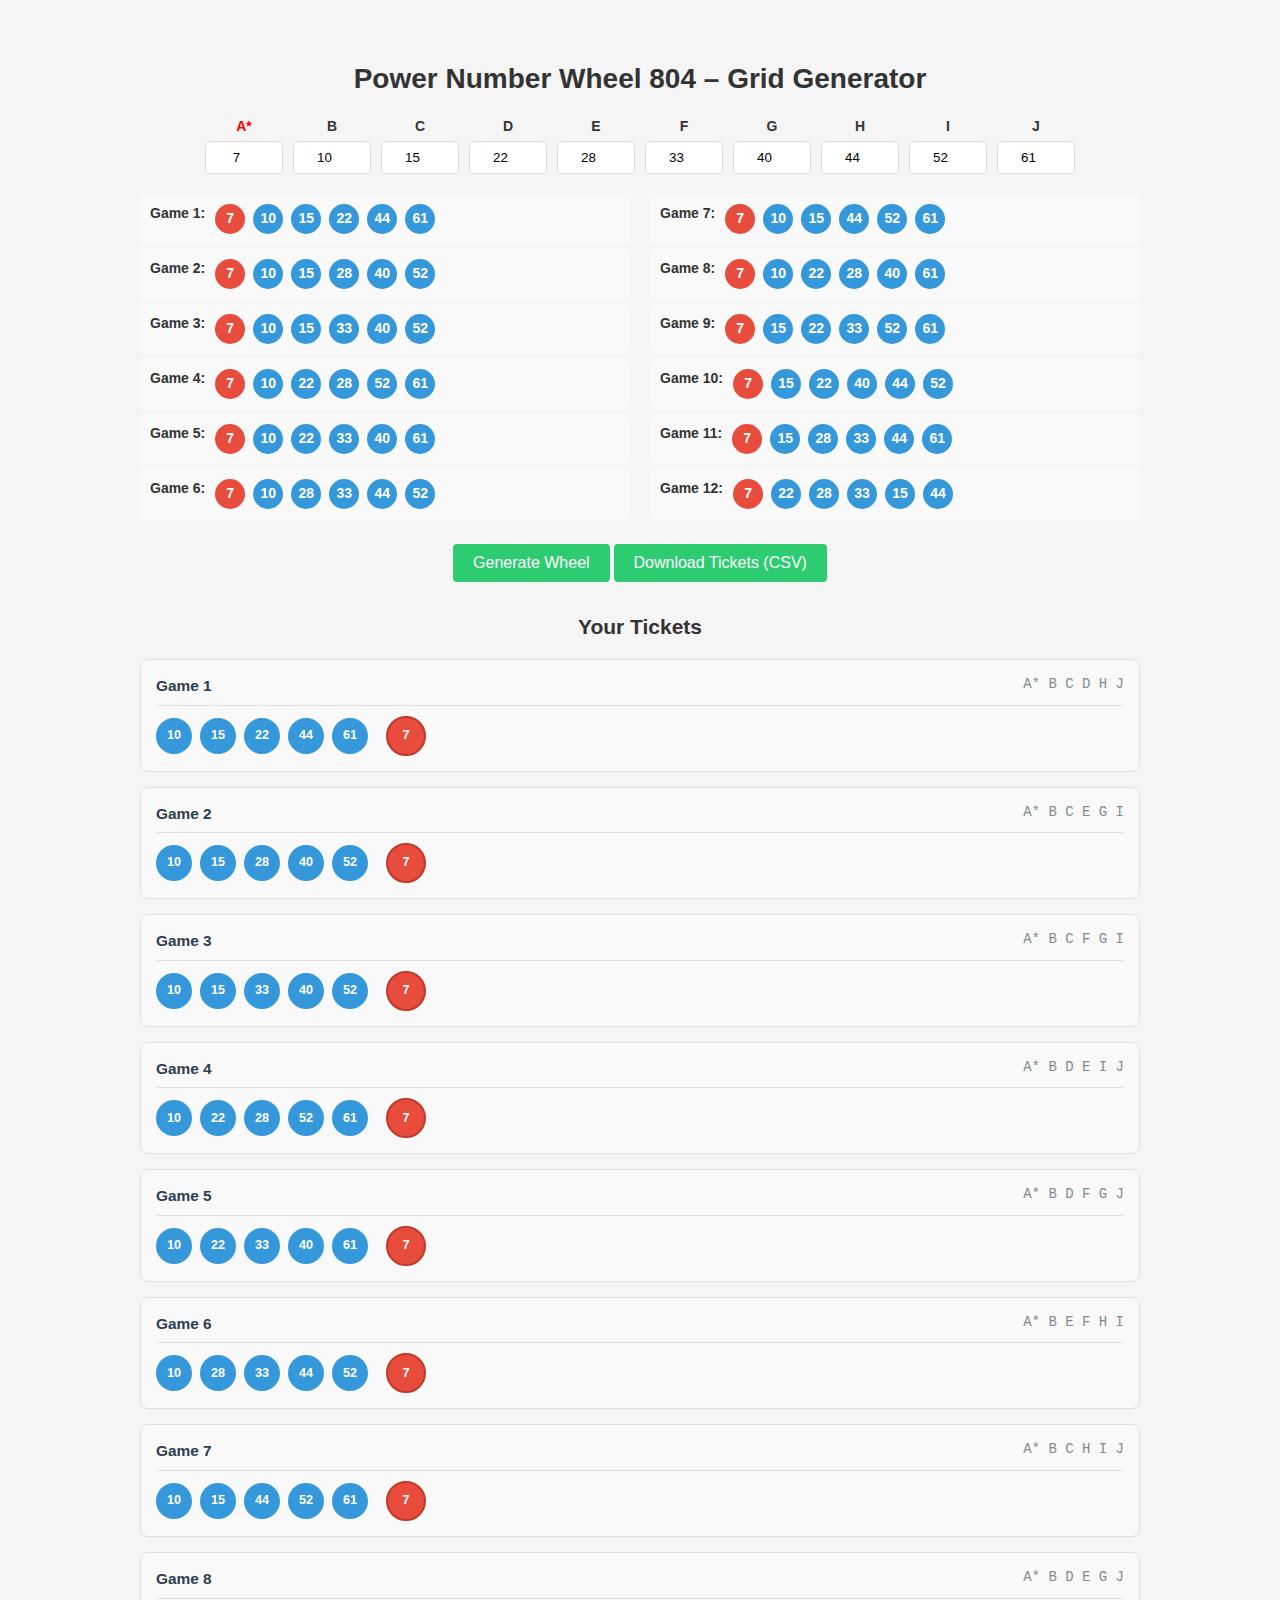
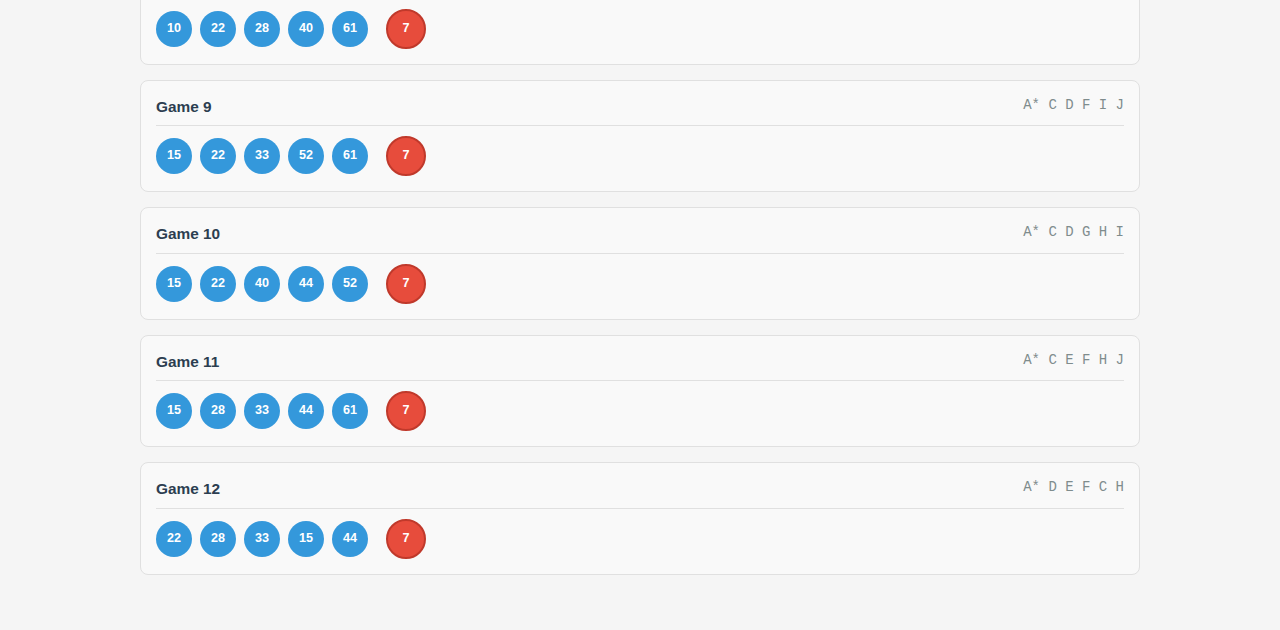
<file: wheel.html>
<!DOCTYPE html>
<html lang="en">
<head>
    <meta charset="UTF-8">
    <meta name="viewport" content="width=device-width, initial-scale=1.0">
    <title>Power Number Wheel 804 – Grid Generator</title>
    <link rel="stylesheet" href="style.css">
    <style>
        .wheel-container {
            max-width: 1000px;
            margin: 0 auto;
            padding: 20px;
            font-family: Arial, sans-serif;
        }
        
        h1 {
            text-align: center;
            color: #333;
        }
        
        .number-inputs {
            display: flex;
            flex-wrap: wrap;
            gap: 10px;
            margin-bottom: 20px;
            justify-content: center;
        }
        
        .number-input {
            display: flex;
            flex-direction: column;
            align-items: center;
        }
        
        .number-input label {
            font-weight: bold;
            margin-bottom: 5px;
        }
        
        .number-input input {
            width: 60px;
            padding: 8px;
            text-align: center;
            border: 1px solid #ddd;
            border-radius: 4px;
        }
        
        .power-number {
            color: red;
            font-weight: bold;
        }
        
        .wheel-grid {
            display: flex;
            flex-wrap: wrap;
            gap: 20px;
            margin: 20px 0;
            justify-content: space-between;
        }
        
        .game-column {
            flex: 1;
            min-width: 300px;
        }
        
        .game {
            display: flex;
            margin-bottom: 5px;
            background: #f9f9f9;
            padding: 10px;
            border-radius: 4px;
        }
        
        .game-number {
            font-weight: bold;
            margin-right: 10px;
            min-width: 30px;
        }
        
        .game-numbers {
            display: flex;
            gap: 8px;
        }
        
        .number-ball {
            width: 30px;
            height: 30px;
            border-radius: 50%;
            display: flex;
            align-items: center;
            justify-content: center;
            background: #3498db;
            color: white;
            font-weight: bold;
        }
        
        .number-ball.power {
            background: #e74c3c;
        }
        
        .actions {
            text-align: center;
            margin: 20px 0;
        }
        
        button {
            background: #2ecc71;
            color: white;
            border: none;
            padding: 10px 20px;
            border-radius: 4px;
            cursor: pointer;
            font-size: 16px;
        }
        
        button:hover {
            background: #27ae60;
        }
        
        .ticket-list {
            margin-top: 30px;
        }
        
        .ticket-list h2 {
            text-align: center;
            color: #333;
        }
        
        .ticket {
            background: #f5f5f5;
            padding: 10px;
            margin: 5px 0;
            border-radius: 4px;
        }
        
        @media (max-width: 768px) {
            .wheel-grid {
                flex-direction: column;
            }
            
            .game-column {
                width: 100%;
            }
        }
    </style>
</head>
<body>
    <div class="wheel-container">
        <h1>Power Number Wheel 804 – Grid Generator</h1>
        
        <div class="number-inputs">
            <!-- Will be populated by JavaScript -->
        </div>
        
        <div class="wheel-grid">
            <div class="game-column" id="games-1-6">
                <!-- Games 1-6 will be populated here -->
            </div>
            <div class="game-column" id="games-7-12">
                <!-- Games 7-12 will be populated here -->
            </div>
        </div>
        
        <div class="actions">
            <button id="generate-btn">Generate Wheel</button>
            <button id="download-btn">Download Tickets (CSV)</button>
        </div>
        
        <div class="ticket-list">
            <h2>Your Tickets</h2>
            <div id="ticket-list">
                <!-- Tickets will be listed here -->
            </div>
        </div>
    </div>

    <script src="wheel.js"></script>
</body>
</html>
</file>
<file: style.css>
body {
    font-family: Arial, sans-serif;
    background: #f5f5f5;
    margin: 0;
    padding: 20px;
    color: #333;
    font-size: 14px;
    line-height: 1.4;
}


.container.main-flex {
    display: flex;
    flex-direction: row;
    max-width: 1300px;
    margin: 40px auto;
    padding: 0;
    background: #fff;
    border-radius: 16px;
    box-shadow: 0 4px 24px rgb(44 62 80 / 8%);
    min-height: 80vh;
}


/* Ball Selection Panel */
.powerball-selection {
    background: #fff;
    padding: 15px 20px;
    margin: 0 0 20px;
    border-radius: 8px;
    box-shadow: 0 2px 8px rgba(0, 0, 0, 0.05);
    border: 1px solid #e0e0e0;
    max-width: 100%;
    overflow: hidden;
}

.powerball-label {
    font-size: 14px;
    color: #666;
    margin: 0 0 12px 0;
    font-weight: 600;
    text-transform: uppercase;
    letter-spacing: 0.5px;
}

.powerball-grid {
    display: flex;
    flex-wrap: nowrap;
    overflow-x: auto;
    padding: 8px 0 12px 0;
    gap: 8px;
    -webkit-overflow-scrolling: touch;
    scrollbar-width: thin;
    scrollbar-color: #ccc transparent;
    margin: 0 -4px;
}

.powerball-grid::-webkit-scrollbar {
    height: 6px;
}

.powerball-grid::-webkit-scrollbar-thumb {
    background-color: #ccc;
    border-radius: 3px;
}

/* Ball Styles */
.ball {
    flex: 0 0 38px;
    width: 38px;
    height: 38px;
    border-radius: 50%;
    display: flex;
    align-items: center;
    justify-content: center;
    font-weight: bold;
    font-size: 15px;
    cursor: pointer;
    user-select: none;
    color: #333;
    margin: 0;
    border: 2px solid #e0e0e0;
    transition: all 0.15s ease;
    background: #fff;
    box-shadow: 0 2px 4px rgba(0,0,0,0.05);
}

.ball:hover {
    transform: scale(1.08);
    box-shadow: 0 0 0 3px rgba(52, 152, 219, 0.3);
    border-color: #a0c4e4;
}

.ball.selected {
    background: #e74c3c;
    color: white;
    border-color: #c0392b;
    box-shadow: 0 2px 6px rgba(231, 76, 60, 0.3);
}

.ball.selected:hover {
    transform: scale(1.05);
    box-shadow: 0 0 0 3px rgba(231, 76, 60, 0.4);
}

/* Responsive adjustments */
@media (max-width: 768px) {
    .ball {
        flex: 0 0 36px;
        width: 36px;
        height: 36px;
        font-size: 14px;
    }
    
    .powerball-selection {
        padding: 12px 15px;
        margin: 0 0 16px;
    }
    
    .powerball-grid {
        gap: 6px;
    }
}

/* Filter Options */
.filter-options {
    display: flex;
    flex-wrap: wrap;
    gap: 5px;
    margin: 0 0 15px;
    padding: 10px 0;
    border-bottom: 1px solid #e0e0e0;
}

.filter-btn {
    padding: 5px 15px;
    border: 1px solid #ccc;
    border-radius: 3px;
    background: #f8f8f8;
    color: #333;
    cursor: pointer;
    font-size: 12px;
    font-weight: normal;
    transition: all 0.1s ease;
}

.filter-btn.active {
    background: #e74c3c;
    color: white;
    border-color: #c0392b;
}

.filter-btn:hover {
    background: #e0e0e0;
}

/* Results Table (Default) */
.results-table {
    width: 100%;
    border-collapse: collapse;
    margin: 10px 0 20px;
    font-size: 13px;
    background: white;
    border: 1px solid #e0e0e0;
    border-radius: 8px;
    box-shadow: 0 4px 24px rgb(44 62 80 / 8%);
}

/* --- Modern Combo/New Tab Table Styling --- */
#tab-new .results-table {
    background: #fff;
    border-radius: 12px;
    box-shadow: 0 1px 6px rgb(44 62 80 / 7%);
    margin-bottom: 24px;
    padding: 0 8px;
    font-size: 1.13em;
    border-collapse: separate;
    border-spacing: 0;
    width: 100%;
    overflow: hidden;
}
#tab-new .results-table th {
    background: #eaf3fb;
    color: #234;
    font-weight: 700;
    border-bottom: 2px solid #dbeafe;
    font-size: 1.13em;
    padding: 18px 14px;
    text-align: center;
}
#tab-new .results-table td {
    font-weight: bold;
    letter-spacing: 1px;
    font-size: 1.13em;
    padding: 18px 14px;
    text-align: center;
    border-bottom: 1px solid #eaeaea;
    vertical-align: middle;
    background: #fff;
}
#tab-new .results-table tr:nth-child(even) td {
    background: #eaf3fb;
}
#tab-new .results-table tr:nth-child(odd) td {
    background: #fff;
}
#tab-new .results-table tr:hover td {
    background: #d8eafd;
    transition: background 0.13s;
}
#tab-new .results-table td:last-child {
    padding: 0 10px;
}

/* --- Powerball yellow ball style for New tab --- */
#tab-new .yellow-ball {
    background: #ffe066 !important;
    color: #a65c00 !important;
    border: 2.5px solid #e6b800 !important;
    box-shadow: 0 2px 8px rgb(230 198 0 / 18%);
    border-radius: 50% !important;
    width: 38px !important;
    height: 38px !important;
    display: inline-flex !important;
    align-items: center;
    justify-content: center;
    font-size: 1.18em;
    font-weight: bold;
    margin: 0 2px;
    line-height: 38px;
    vertical-align: middle;
}

/* --- Main ball and number style --- */
#tab-new .ball, #tab-new .plain-number {
    font-weight: bold;
    font-size: 1.18em;
    letter-spacing: 0.06em;
    margin: 0 3px;
    display: inline-flex;
    min-width: 34px;
    min-height: 34px;
    line-height: 34px;
    border-radius: 50%;
    align-items: center;
    justify-content: center;
    transition: background 0.13s, color 0.13s, border 0.13s;
}
#tab-new .plain-number {
    color: #222;
    background: none;
    border: none;
}
#tab-new .ball.selected {
    background: #e74c3c !important;
    color: #fff !important;
    border: 2.5px solid #c0392b !important;
    box-shadow: 0 2px 8px rgb(231 76 60 / 18%);
    transform: scale(1.13);
    z-index: 3;
}
#tab-new .ball:hover, #tab-new .plain-number:hover, #tab-new .yellow-ball:hover {
    box-shadow: 0 0 0 7px #a3d8ff, 0 2px 12px rgb(44 62 80 / 22%);
    transform: scale(1.15);
    z-index: 4;
    border-color: #4a90e2;
    cursor: pointer;
}

/* --- Spacing for numbers and dash between --- */
#tab-new .aligned-numbers {
    display: flex;
    gap: 8px;
    align-items: center;
    justify-content: center;
    flex-wrap: wrap;
}
#tab-new .aligned-numbers b {
    color: #000;
    font-size: 1.2em;
    margin: 0 4px;
    font-weight: 700;
    vertical-align: middle;
}

/* --- Modern Ball Styling for New Tab Results --- */
#tab-new .ball, #tab-new .plain-number {
    font-weight: bold;
    font-size: 1.18em;
    letter-spacing: 0.06em;
    margin: 0 3px;
    display: inline-flex;
    min-width: 34px;
    min-height: 34px;
    line-height: 34px;
    border-radius: 50%;
    align-items: center;
    justify-content: center;
    transition: background 0.13s, color 0.13s, border 0.13s;
}
#tab-new .plain-number {
    color: #222;
    background: none;
    border: none;
}
#tab-new .ball.selected {
    background: #e74c3c !important;
    color: #fff !important;
    border: 2.5px solid #c0392b !important;
    box-shadow: 0 2px 8px rgb(231 76 60 / 18%);
    transform: scale(1.13);
    z-index: 3;
}
#tab-new .ball:hover, #tab-new .plain-number:hover {
    box-shadow: 0 0 0 7px #a3d8ff, 0 2px 12px rgb(44 62 80 / 22%);
    transform: scale(1.15);
    z-index: 4;
    border-color: #4a90e2;
    cursor: pointer;
}

.results-table th, 
.results-table td {
    padding: 8px 12px;
    text-align: left;
    border: 1px solid #e0e0e0;
    font-size: 12px;
}

.results-table th {
    background: #f5f5f5;
    font-weight: bold;
    color: #333;
    text-transform: uppercase;
    font-size: 11px;
    letter-spacing: 0.5px;
    border-bottom: 2px solid #e0e0e0;
}

.results-table tr:nth-child(even) {
    background-color: #f9f9f9;
}

.results-table tr:hover {
    background-color: #f0f0f0;
}

/* Hit Badges */
.hit-badge {
    display: inline-block;
    padding: 3px 8px;
    border-radius: 3px;
    font-size: 11px;
    font-weight: bold;
    text-align: center;
    min-width: 25px;
    color: white;
    text-shadow: 0 1px 1px rgb(0 0 0 / 20%);
}

.hit-badge[data-hits="2"] { background: #3498db; }
.hit-badge[data-hits="3"] { background: #2ecc71; }
.hit-badge[data-hits="4"] { background: #f39c12; }
.hit-badge[data-hits="5"] { background: #e74c3c; }
.hit-badge[data-hits="6"] { background: #9b59b6; }

/* Date Range Picker */
.date-range {
    display: flex;
    gap: 8px;
    margin: 8px 0 12px;
    align-items: center;
    font-size: 12px;
}

.date-range input[type="date"] {
    padding: 4px 6px;
    border: 1px solid #ccc;
    border-radius: 2px;
    font-size: 11px;
    background: white;
}

.date-range label {
    font-weight: bold;
    color: #555;
}

/* Responsive Adjustments */
@media (width <= 768px) {
    .ball-grid, .powerball-grid {
        grid-template-columns: repeat(5, 1fr);
    }
    
    .ball {
        width: 36px;
        height: 36px;
        font-size: 14px;
    }
    
    .results-table {
        font-size: 11px;
    }
    
    .results-table th,
    .results-table td {
        padding: 4px 6px;
    }
}

@media (width <= 480px) {
    .ball-grid, .powerball-grid {
        grid-template-columns: repeat(4, 1fr);
    }
    
    .ball {
        width: 32px;
        height: 32px;
        font-size: 12px;
    }
    
    .filter-options {
        gap: 3px;
    }
    
    .filter-btn {
        padding: 2px 6px;
        font-size: 10px;
    }
    
    .date-range {
        flex-wrap: wrap;
    }
    
    .date-range input[type="date"] {
        width: 100%;
    }
}

.left-col {
    flex: 0 0 220px;
    min-width: 180px;
    max-width: 260px;
    background: #f8faff;
    border-radius: 16px 0 0 16px;
    padding: 24px 8px 24px 16px;
    display: flex;
    flex-direction: column;
    align-items: flex-start;
    border-right: 1.5px solid #eaeaea;
    min-height: 100%;
}

.center-col {
    flex: 1 1 0;
    padding: 24px 18px;
    min-width: 0;
    display: flex;
    flex-direction: column;
    align-items: stretch;
}

.right-col {
    flex: 0 0 180px;
    max-width: 220px;
    min-width: 160px;
    background: #f8faff;
    border-radius: 0 16px 16px 0;
    padding: 24px 10px;
    border-left: 1.5px solid #eaeaea;
    display: flex;
    flex-direction: column;
    align-items: center;
    min-height: 100%;
    position: sticky;
    top: 0;
    height: fit-content;
}

.legend {
    text-align: center;
    font-size: 1.08em;
    color: #555;
    margin-bottom: 8px;
    margin-top: 8px;
    letter-spacing: 0.2px;
}

.sticky-panel {
    position: sticky;
    top: 0;
    z-index: 10;
    display: grid;
    grid-template-columns: repeat(10, 1fr);
    gap: 6px;
    margin-bottom: 10px;
}

/* Ball Styles */
.ball {
    width: 40px;
    height: 40px;
    border-radius: 50%;
    display: flex;
    align-items: center;
    justify-content: center;
    font-weight: bold;
    font-size: 16px;
    cursor: pointer;
    user-select: none;
    position: relative;
    color: #333;
    margin: 3px;
    border: none;
    transition: all 0.2s ease;
    background: radial-gradient(circle at 30% 30%, #fff, #f0f0f0);
    box-shadow: 
        inset -3px -3px 6px rgb(0 0 0 / 20%),
        inset 3px 3px 6px rgb(255 255 255 / 80%),
        2px 2px 4px rgb(0 0 0 / 20%);
    text-shadow: 0 1px 1px rgb(255 255 255 / 80%);
}

.ball.selected {
    background: radial-gradient(circle at 30% 30%, #4a90e2, #1a73e8);
    color: white;
    transform: scale(0.95);
    box-shadow: 
        inset -3px -3px 8px rgb(0 0 0 / 30%),
        inset 3px 3px 8px rgb(255 255 255 / 20%),
        2px 2px 4px rgb(0 0 0 / 20%);
    text-shadow: 0 1px 1px rgb(0 0 0 / 30%);
}

.ball:hover:not(.selected) {
    transform: translateY(-2px);
    box-shadow: 
        inset -3px -3px 6px rgb(0 0 0 / 20%),
        inset 3px 3px 6px rgb(255 255 255 / 80%),
        3px 3px 6px rgb(0 0 0 / 20%);
}

.ball:active {
    transform: scale(0.95);
}

.ball {
    background: radial-gradient(circle at 30% 30%, #fff, #f0f0f0);
    box-shadow: 
        inset -3px -3px 6px rgb(0 0 0 / 20%),
        inset 3px 3px 6px rgb(255 255 255 / 80%),
        2px 2px 4px rgb(0 0 0 / 20%);
}

.ball.selected {
    background: radial-gradient(circle at 30% 30%, #4a90e2, #1a73e8);
    box-shadow: 
        inset -3px -3px 8px rgb(0 0 0 / 30%),
        inset 3px 3px 8px rgb(255 255 255 / 20%),
        2px 2px 4px rgb(0 0 0 / 20%);
}

.ball:hover {
    transform: scale(1.05);
}

/* Ball Selection Container */
.ball-selection-container {
    background: #f8f8f8;
    padding: 20px;
    margin: 15px 0;
    border: 1px solid #e0e0e0;
    border-radius: 8px;
    box-shadow: 0 2px 6px rgb(0 0 0 / 5%);
}

/* Ball Grid */
.ball-grid {
    display: grid;
    grid-template-columns: repeat(10, 1fr);
    gap: 8px;
    margin-bottom: 10px;
}

/* Legend */
.legend {
    font-size: 14px;
    color: #666;
    text-align: center;
    margin: 10px 0 5px;
    font-weight: 500;
}

/* Responsive adjustments */
@media (width <= 768px) {
    .ball-grid {
        grid-template-columns: repeat(7, 1fr);
    }
    
    .ball {
        width: 36px;
        height: 36px;
        font-size: 14px;
    }
}

@media (width <= 480px) {
    .ball-grid {
        grid-template-columns: repeat(5, 1fr);
    }
    
    .ball {
        width: 32px;
        height: 32px;
        font-size: 13px;
    }
} 

.freq-set-count {
    display: inline-flex;
    align-items: center;
    justify-content: center;
    margin-left: -2px;
    color: #fff;
    font-size: 1.01em;
    font-weight: 700;
    background: linear-gradient(90deg, #3498db 0%, #e74c3c 100%);
    border-radius: 12px;
    padding: 2px 10px;
    min-width: 32px;
    min-height: 28px;
    text-align: center;
    box-shadow: 0 1px 4px rgb(44 62 80 / 10%);
    border: 2px solid #fff;
    position: relative;
    left: -4px;
    z-index: 1;
}

#frequent-sets-content .freq-set-pill {
    margin-bottom: 10px;
}

@media (width <= 700px) {
    .freq-set-pill {
        padding: 2px 3px 2px 4px;
        min-width: 36px;
        min-height: 22px;
    }

    .freq-set-count {
        font-size: 0.92em;
        padding: 1px 6px;
        min-width: 18px;
        min-height: 18px;
        left: -2px;
    }
} 

/* --- GENERATOR PAGE FLEX LAYOUT (IMPROVED) --- */
.generator-flex-layout {
    display: flex;
    flex-direction: column;
    gap: 36px;
    width: 100%;
    max-width: 700px;
    margin: 36px auto 0;
    padding: 0 12px;
    box-sizing: border-box;
}

.generator-section {
    width: 100%;
    max-width: 700px;
    margin: 0 auto;
    display: flex;
    flex-direction: column;
    align-items: stretch;
}

.generator-panel {
    background: #f8faff;
    border-radius: 16px;
    box-shadow: 0 2px 12px rgb(44 62 80 / 10%);
    padding: 28px 18px 22px;
    margin-bottom: 0;
    text-align: center;
    width: 100%;
    border: 1.5px solid #e0e7ef;
}

.generator-panel h2 {
    font-size: 1.18em;
    margin: 0 0 18px;
    color: #234;
    font-weight: 700;
    letter-spacing: 0.2px;
}

.section-label {
    color: #3498db;
    font-size: 1.08em;
    font-weight: 600;
    margin-right: 8px;
}

@media (width >= 1400px) {
    .generator-flex-layout {
        flex-direction: row;
        gap: 32px;
        max-width: 1400px;
        padding: 0 32px;
    }

    .generator-section {
        max-width: 420px;
    }
}

@media (width <= 700px) {
    .generator-panel {
        padding: 12px 2px 10px;
        border-radius: 10px;
    }

    .generator-flex-layout {
        padding: 0 2px;
        gap: 18px;
    }
} 

/* Tab Navigation Styles */
.tab-nav {
    display: flex;
    flex-wrap: wrap;
    justify-content: center;
    align-items: center;
    gap: 4px;
    padding: 8px;
    margin: 16px 0;
    background: #f8faff;
    border-radius: 8px;
    box-shadow: 0 2px 8px rgb(44 62 80 / 8%);
    max-width: 100%;
    box-sizing: border-box;
}

.tab-btn {
    background: #f1f1f1;
    border: 1px solid #ddd;
    border-radius: 6px;
    outline: none;
    padding: 8px 16px;
    font-size: 0.95em;
    font-weight: 600;
    color: #234;
    cursor: pointer;
    transition: all 0.2s ease;
    white-space: nowrap;
    margin: 2px;
    flex: 1 1 auto;
    text-align: center;
    min-width: fit-content;
    max-width: 200px;
}

.tab-btn:last-child {
    border-right: none;
}

.tab-btn.active {
    background: #3498db;
    color: #fff;
    border-bottom: 3px solid #e67e22;
    box-shadow: 0 2px 8px rgb(44 62 80 / 8%);
    z-index: 2;
}

.tab-btn:not(.active):hover {
    background: #eaf3fb;
    color: #3498db;
}

.tab-content {
    animation: fadein 0.4s;
    position: relative;
    z-index: 1;
}
.tab-content[style*="display: block"] {
    z-index: 10;
}

.powerball-ball {
    display: inline-flex !important;
    flex-direction: column;
    align-items: center;
    justify-content: center;
    width: 60px !important;
    height: 60px !important;
    border-radius: 50% !important;
    background: #e53e3e !important;
    color: white !important;
    font-weight: bold !important;
    cursor: pointer !important;
    margin: 5px !important;
    box-shadow: 0 2px 5px rgba(0,0,0,0.2) !important;
    z-index: 10 !important;
    opacity: 1 !important;
    visibility: visible !important;
    border: none !important;
}

@media (max-width: 900px) {
    .tab-btn {
        padding: 6px 10px;
        font-size: 0.8em;
        min-width: 100px;
    }
    
    .tab-nav {
        padding: 6px;
        gap: 3px;
    }
}

@media (max-width: 500px) {
    .tab-btn {
        padding: 5px 8px;
        font-size: 0.75em;
        min-width: 80px;
    }
    
    .tab-nav {
        padding: 4px;
        gap: 2px;
    }
}

/* 2x Page Styles */
#tab-2x .main-flex {
    min-height: 70vh;
}

#tab-2x .left-col {
    background: #f8faff;
    border-radius: 16px 0 0 16px;
    border-right: 1.5px solid #eaeaea;
    min-width: 180px;
    max-width: 260px;
    padding: 24px 8px 24px 16px;
    display: flex;
    flex-direction: column;
    align-items: center;
    position: sticky;
    top: 24px;
    height: fit-content;
    box-shadow: 0 2px 8px rgb(44 62 80 / 4%);
}

#tab-2x .ball-panel {
    display: flex !important;
    flex-direction: row !important;
    flex-wrap: wrap;
    justify-content: center !important;
    align-items: center;
    width: 100% !important;
    max-width: 100vw !important;
    min-width: 0 !important;
    height: auto !important;
    margin: 0 auto 24px !important;
    padding: 8px 0 !important;
    background: none !important;
    border: none !important;
    box-shadow: none !important;
}

#tab-2x .ball {
    width: 32px;
    height: 32px;
    font-size: 1em;
    margin: 2px 1px;
    border-radius: 50%;
    background: #fff;
    border: 2px solid #b3c6ff;
    color: #234;
    font-weight: 600;
    display: flex;
    align-items: center;
    justify-content: center;
    cursor: pointer;
    transition: box-shadow 0.18s, background 0.18s, border 0.18s, color 0.18s, transform 0.13s;
    position: relative;
}

#tab-2x .ball.selected,
#tab-new .ball.selected,
.ball.selected {
    background: #e74c3c !important;
    color: #fff !important;
    border: 2.5px solid #c0392b !important;
    box-shadow: 0 2px 8px rgb(231 76 60 / 18%);
    transform: scale(1.13);
    z-index: 3;
}

#tab-2x .ball:hover {
    box-shadow: 0 0 0 7px #a3d8ff, 0 2px 12px rgb(44 62 80 / 22%);
    transform: scale(1.15);
    z-index: 4;
    border-color: #4a90e2;
}

#tab-2x .ball .tooltip {
    visibility: hidden;
    opacity: 0;
    background: #222;
    color: #fff;
    text-align: center;
    border-radius: 6px;
    padding: 4px 10px;
    position: absolute;
    z-index: 10;
    bottom: 120%;
    left: 50%;
    transform: translateX(-50%);
    font-size: 0.95em;
    pointer-events: none;
    transition: opacity 0.2s;
    white-space: nowrap;
}

#tab-2x .ball:hover .tooltip {
    visibility: visible;
    opacity: 1;
}

#tab-2x .center-col {
    flex: 1 1 0;
    padding: 24px 18px;
    min-width: 0;
    display: flex;
    flex-direction: column;
    align-items: stretch;
    background: #fff;
    border-radius: 0 16px 16px 0;
    box-shadow: 0 2px 8px rgb(44 62 80 / 4%);
}

#twox-results h3 {
    margin-top: 0;
    margin-bottom: 8px;
    font-size: 1.18em;
    color: #3498db;
    border-bottom: 2px solid #eaf3fb;
    padding-bottom: 2px;
    font-weight: 700;
}

#twox-results table.freq-table {
    margin-bottom: 24px;
    background: #f8faff;
    border-radius: 10px;
    box-shadow: 0 1px 4px rgb(44 62 80 / 6%);
    width: 100%;
    font-size: 1.08em;
}

#twox-results th, #twox-results td {
    padding: 7px 10px;
    text-align: left;
}

#twox-results th {
    background: #eaf3fb;
    color: #234;
    font-weight: 600;
    border-bottom: 2px solid #dbeafe;
}

#twox-results tr:nth-child(even) {
    background: #f4f8ff;
}

#twox-results tr:hover td {
    background: #eaf3fb;
}

#twox-results .freq-table {
    margin-top: 0;
}

@media (width <= 900px) {
    #tab-2x .main-flex {
        flex-direction: column;
    }

    #tab-2x .left-col, #tab-2x .center-col {
        border-radius: 16px 16px 0 0;
        max-width: 100%;
        min-width: 0;
        width: 100%;
        box-shadow: none;
    }

    #tab-2x .ball-panel {
        max-width: 100%;
    }
} 

/* Tab Combo Page Styles */
#tab-combo .main-flex {
    min-height: 70vh;
}

#tab-combo .left-col {
    background: #f8faff;
    border-radius: 16px 0 0 16px;
    border-right: 1.5px solid #eaeaea;
    min-width: 180px;
    max-width: 260px;
    padding: 24px 8px 24px 16px;
    display: flex;
    flex-direction: column;
    align-items: center;
    position: sticky;
    top: 24px;
    height: fit-content;
    box-shadow: 0 2px 8px rgb(44 62 80 / 4%);
}

#tab-combo .ball-panel,
#tab-main .ball-panel,
#tab-2x .ball-panel,
#tab-new .ball-panel,
#tab-powerball .ball-panel {
    display: flex !important;
    flex-flow: row wrap !important;
    justify-content: flex-start !important;
    align-items: flex-start !important;
    width: 100% !important;
    max-width: 100% !important;
    min-width: 0 !important;
    height: auto !important;
    margin: 0 0 24px 0 !important;
    padding: 8px !important;
    background: none !important;
    border: none !important;
    box-shadow: none !important;
    gap: 4px !important;
}

.ball {
    width: 32px;
    height: 32px;
    font-size: 1em;
    margin: 2px 1px;
    border-radius: 50%;
    background: #fff;
    border: 2px solid #b3c6ff;
    color: #234;
    font-weight: 600;
    display: flex;
    align-items: center;
    justify-content: center;
    cursor: pointer;
    transition: box-shadow 0.18s, background 0.18s, border 0.18s, color 0.18s, transform 0.13s;
    position: relative;
}

#tab-combo .ball.selected {
    border: 2.5px solid #ffe066 !important;
    box-shadow: 0 0 0 4px #ffe06699, 0 2px 12px rgb(231 76 60 / 18%);
    background: #e74c3c !important;
    color: #fff !important;
    transform: scale(1.13);
    z-index: 3;
}

#tab-combo .ball:hover {
    box-shadow: 0 0 0 7px #a3d8ff, 0 2px 12px rgb(44 62 80 / 22%);
    transform: scale(1.15);
    z-index: 4;
    border-color: #4a90e2;
}

#tab-combo .ball .tooltip {
    visibility: hidden;
    opacity: 0;
    background: #222;
    color: #fff;
    text-align: center;
    border-radius: 6px;
    padding: 4px 10px;
    position: absolute;
    z-index: 10;
    bottom: 120%;
    left: 50%;
    transform: translateX(-50%);
    font-size: 0.95em;
    pointer-events: none;
    transition: opacity 0.2s;
    white-space: nowrap;
}

#tab-combo .ball:hover .tooltip {
    visibility: visible;
    opacity: 1;
}

#tab-combo .center-col {
    flex: 1 1 0;
    padding: 24px 18px;
    min-width: 0;
    display: flex;
    flex-direction: column;
    align-items: stretch;
    background: #fff;
    border-radius: 0 16px 16px 0;
    box-shadow: 0 2px 8px rgb(44 62 80 / 4%);
}

#twox-results h3 {
    margin-top: 0;
    margin-bottom: 8px;
    font-size: 1.18em;
    color: #3498db;
    border-bottom: 2px solid #eaf3fb;
    padding-bottom: 2px;
    font-weight: 700;
}

#twox-results table.freq-table {
    margin-bottom: 24px;
    background: #f8faff;
    border-radius: 10px;
    box-shadow: 0 1px 4px rgb(44 62 80 / 6%);
    width: 100%;
    font-size: 1.08em;
}

#twox-results th, #twox-results td {
    padding: 7px 10px;
    text-align: left;
}

#twox-results th {
    background: #eaf3fb;
    color: #234;
    font-weight: 600;
    border-bottom: 2px solid #dbeafe;
}

#twox-results tr:nth-child(even) {
    background: #f4f8ff;
}

#twox-results tr:hover td {
    background: #eaf3fb;
}

#twox-results .freq-table {
    margin-top: 0;
}

@media (width <= 900px) {
    #tab-combo .main-flex {
        flex-direction: column;
    }

    #tab-combo .left-col, #tab-combo .center-col {
        border-radius: 16px 16px 0 0;
        max-width: 100%;
        min-width: 0;
        width: 100%;
        box-shadow: none;
    }

    #tab-combo .ball-panel,
    #tab-powerball .ball-panel {
        max-width: 100%;
    }
} 

.combo-results-table .aligned-numbers {
    display: flex;
    flex-wrap: nowrap;
    white-space: nowrap;
    overflow-x: auto;
    padding: 4px 0;
    gap: 4px;
}

.combo-results-table .aligned-numbers > span {
    flex: 0 0 auto;
    display: inline-flex;
    align-items: center;
    justify-content: center;
    min-width: 32px;
    height: 32px;
    border-radius: 50%;
    margin: 0 2px;
    font-weight: bold;
}

.generated-ball.red, .red-ball {
    background: #e74c3c !important;
    color: #fff !important;
    border: 2.5px solid #c0392b !important;
    box-shadow: 0 2px 8px rgb(231 76 60 / 18%);
    width: 40px !important;
    height: 40px !important;
    font-size: 1.25em !important;
    line-height: 40px !important;
}

.yellow-ball {
    background: #ffe066 !important;
    color: #a65c00 !important;
    border: 2.5px solid #e6b800 !important;
    box-shadow: 0 2px 8px rgb(230 198 0 / 18%);
    border-radius: 50% !important;
    width: 32px !important;
    height: 32px !important;
    display: inline-flex !important;
    align-items: center;
    justify-content: center;
    font-size: 1.1em;
    font-weight: bold;
    margin: 0 2px;
    line-height: 32px;
} 

.bold, .ball, .plain-number, .generated-ball, .red-ball, .yellow-ball, .combo-results-table .aligned-numbers > span {
    font-weight: bold !important;
} 

/* --- Enhanced Combo and 2x Page Layout --- */

/* --- Unified Powerball Interface Styling --- */
.container.main-flex, .main-flex {
    display: flex;
    flex-direction: row;
    max-width: 1300px;
    margin: 40px auto;
    padding: 0;
    background: #fff;
    border-radius: 18px;
    box-shadow: 0 4px 24px rgb(44 62 80 / 10%);
    min-height: 80vh;
}

.left-col, .right-col {
    background: #f8faff;
    border-radius: 16px 0 0 16px;
    min-width: 180px;
    max-width: 260px;
    padding: 28px 12px 24px 18px;
    margin: 0;
    box-shadow: 0 2px 8px rgb(44 62 80 / 4%);
    display: flex;
    flex-direction: column;
    align-items: flex-start;
}

.right-col {
    border-radius: 0 16px 16px 0;
    background: #f8faff;
    box-shadow: 0 2px 8px rgb(44 62 80 / 4%);
}

.center-col {
    flex: 1 1 0;
    padding: 32px 18px;
    min-width: 0;
    display: flex;
    flex-direction: column;
    align-items: stretch;
    background: #fff;
    border-radius: 0 16px 16px 0;
    box-shadow: 0 2px 8px rgb(44 62 80 / 4%);
}

@media (width <= 900px) {
    .container.main-flex, .main-flex {
        flex-direction: column;
        border-radius: 16px 16px 0 0;
        max-width: 100%;
        min-width: 0;
        width: 100%;
        box-shadow: none;
    }

    .left-col, .center-col, .right-col {
        border-radius: 16px 16px 0 0;
        max-width: 100%;
        min-width: 0;
        width: 100%;
        box-shadow: none;
        padding: 18px 6px;
    }
}


/* --- Enhanced History Tab Table Styling --- */
#history-content table.freq-table {
    margin-bottom: 24px;
    background: #f8faff;
    border-radius: 10px;
    box-shadow: 0 1px 4px rgb(44 62 80 / 6%);
    width: 100%;
    font-size: 1.08em;
    border-collapse: separate;
    border-spacing: 0;
}

#history-content table.freq-table th, #history-content table.freq-table td {
    padding: 16px 14px;
    text-align: center;
    font-size: 1.13em;
    border-bottom: 1px solid #eaeaea;
    vertical-align: middle;
}

#history-content table.freq-table td {
    font-weight: bold;
    letter-spacing: 1px;
}

#history-content table.freq-table td:last-child {
    padding: 0 10px;
}

#history-content table.freq-table .yellow-ball {
    background: #ffe066 !important;
    color: #a65c00 !important;
    border: 2.5px solid #e6b800 !important;
    box-shadow: 0 2px 8px rgb(230 198 0 / 18%);
    border-radius: 50% !important;
    width: 38px !important;
    height: 38px !important;
    display: inline-flex !important;
    align-items: center;
    justify-content: center;
    font-size: 1.18em;
    font-weight: bold;
    margin: 0 2px;
    line-height: 38px;
}

#history-content table.freq-table .red-ball {
    background: #e74c3c !important;
    color: #fff !important;
    border: 2.5px solid #c0392b !important;
    box-shadow: 0 2px 8px rgb(231 76 60 / 18%);
    width: 38px !important;
    height: 38px !important;
    font-size: 1.18em !important;
    border-radius: 50% !important;
    display: inline-flex !important;
    align-items: center;
    justify-content: center;
    font-weight: bold;
    margin: 0 2px;
    line-height: 38px;
}

#history-content table.freq-table .plain-number {
    color: #222;
    background: none;
    font-weight: bold;
    display: inline-block;
    min-width: 30px;
    font-size: 1.13em;
}

#history-content table.freq-table .aligned-numbers {
    display: flex;
    gap: 8px;
    align-items: center;
    justify-content: center;
    flex-wrap: wrap;
}

#history-content table.freq-table th {
    background: #eaf3fb;
    color: #234;
    font-weight: 700;
    border-bottom: 2px solid #dbeafe;
    font-size: 1.13em;
}

#history-content table.freq-table tr:nth-child(even) {
    background: #f4f8ff;
}

#history-content table.freq-table tr:hover td {
    background: #eaf3fb;
}

/* Ensure digit counts column is visible */
#new-tab-results {
    width: 100%;
    overflow-x: auto;
    margin: 15px 0;
    background: #fff;
    border-radius: 8px;
    box-shadow: 0 2px 10px rgba(0,0,0,0.08);
}

#new-tab-results table.freq-table {
    table-layout: auto;
    width: 100%;
    border-collapse: separate;
    border-spacing: 0;
    background: white;
    border-radius: 8px;
    overflow: hidden;
    white-space: nowrap;
}

#new-tab-results table.freq-table th,
#new-tab-results table.freq-table td {
    padding: 12px 8px;
    text-align: center;
    border-bottom: 1px solid #f0f0f0;
    vertical-align: middle;
}

#new-tab-results table.freq-table th {
    background: linear-gradient(135deg, #4a6bdf, #3a5bd9);
    color: white;
    font-weight: 600;
    text-transform: uppercase;
    font-size: 0.85em;
    letter-spacing: 0.5px;
    position: sticky;
    top: 0;
    z-index: 10;
    white-space: nowrap;
}

#new-tab-results table.freq-table tr {
    transition: all 0.2s ease;
}

#new-tab-results table.freq-table tr:hover {
    background-color: #f8f9ff;
    transform: translateY(-1px);
    box-shadow: 0 2px 8px rgba(0,0,0,0.05);
}

#new-tab-results table.freq-table tr:last-child td {
    border-bottom: none;
}

/* Set specific widths for each column */
#new-tab-results table.freq-table th:nth-child(1),
#new-tab-results table.freq-table td:nth-child(1) {
    width: 15%;
    min-width: 90px;
    white-space: nowrap;
    padding: 8px 4px;
}

#new-tab-results table.freq-table th:nth-child(2),
#new-tab-results table.freq-table td:nth-child(2) {
    width: auto;
    min-width: 200px;
    padding: 8px 4px;
    white-space: nowrap;
}

#new-tab-results table.freq-table th:nth-child(3),
#new-tab-results table.freq-table td:nth-child(3) {
    width: 25%;
    min-width: 120px;
    text-align: center;
    padding: 8px 4px;
}

#new-tab-results table.freq-table th:nth-child(4),
#new-tab-results table.freq-table td:nth-child(4) {
    width: 10%;
    min-width: 80px;
    text-align: center;
    padding: 8px 4px;
}

#new-tab-results table.freq-table th:nth-child(4),
#new-tab-results table.freq-table td:nth-child(4) {
    width: 15%;
    min-width: 150px;
    white-space: normal;
    word-break: break-word;
    text-align: center;
    padding: 8px 12px;
}

/* Sum and Sum+PB Columns */
#new-tab-results table.freq-table th:nth-child(5),
#new-tab-results table.freq-table td:nth-child(5),
#new-tab-results table.freq-table th:nth-child(6),
#new-tab-results table.freq-table td:nth-child(6) {
    width: 8%;
    min-width: 70px;
    text-align: center;
    font-family: 'Courier New', monospace;
    font-weight: bold;
}

/* Odd/Even Column */
#new-tab-results table.freq-table th:nth-child(7),
#new-tab-results table.freq-table td:nth-child(7) {
    width: 8%;
    min-width: 60px;
    text-align: center;
    font-family: 'Courier New', monospace;
    font-weight: bold;
}

/* Style for number cells */
#new-tab-results .number-badge {
    display: inline-flex;
    align-items: center;
    justify-content: center;
    width: 26px;
    height: 26px;
    border-radius: 50%;
    margin: 1px 2px;
    font-weight: 600;
    font-size: 0.85em;
    box-shadow: 0 1px 2px rgba(0,0,0,0.1);
    transition: all 0.2s ease;
    vertical-align: middle;
    flex-shrink: 0;
}

/* Ensure numbers container stays in one line */
#new-tab-results .draw-numbers {
    display: flex;
    flex-wrap: nowrap;
    white-space: nowrap;
    overflow-x: auto;
    padding: 2px 0;
}

#new-tab-results .number-badge:hover {
    transform: scale(1.1);
    box-shadow: 0 2px 4px rgba(0,0,0,0.15);
}

/* Main number badge */
#new-tab-results .main-number {
    background: #e74c3c;
    color: white;
}

/* Powerball badge */
#new-tab-results .powerball {
    background: #f1c40f;
    color: #000;
    font-weight: bold;
}

/* Double play badge */
#new-tab-results .double-play {
    background: #3498db;
    color: white;
    font-size: 0.85em;
}

/* Row styling */
#new-tab-results tr.main-draw-row {
    background-color: #fff;
    border-bottom: 1px solid #f0f0f0;
}

#new-tab-results tr.double-play-row {
    background-color: #f9f9f9;
    border-bottom: 2px solid #eaeaea;
}

#new-tab-results tr:hover {
    background-color: #f5f8ff !important;
}

#new-tab-results tr.main-draw-row td:first-child {
    border-top-left-radius: 8px;
    border-bottom-left-radius: 0;
}

#new-tab-results tr.main-draw-row td:last-child {
    border-top-right-radius: 8px;
    border-bottom-right-radius: 0;
}

#new-tab-results tr.double-play-row:last-child {
    border-bottom-left-radius: 8px;
    border-bottom-right-radius: 8px;
}

/* Ending Digits Tab Styles */
#tab-ending-digits .ball {
    display: inline-flex;
    align-items: center;
    justify-content: center;
    width: 38px;
    height: 38px;
    border-radius: 50%;
    background: #f0f0f0;
    color: #333;
    font-weight: bold;
    cursor: pointer;
    margin: 2px;
    transition: all 0.2s ease;
    border: 2px solid #ddd;
    font-size: 1em;
}

#tab-ending-digits .ball:hover {
    transform: scale(1.1);
    box-shadow: 0 2px 6px rgba(0,0,0,0.15);
}

#tab-ending-digits .ball.selected {
    background: #3498db;
    color: white;
    border-color: #2980b9;
}

#ending-digits-ball-panel {
    display: flex;
    flex-wrap: wrap;
    gap: 5px;
    margin: 10px 0;
    justify-content: center;
}

#ending-digits-selected {
    min-height: 40px;
    display: flex;
    flex-wrap: wrap;
    gap: 5px;
    align-items: center;
    padding: 8px;
    background: #fff;
    border: 1px solid #e0e0e0;
    border-radius: 4px;
}

.ending-digit-badge {
    display: inline-flex;
    align-items: center;
    justify-content: center;
    width: 30px;
    height: 30px;
    border-radius: 50%;
    background: #3498db;
    color: white;
    font-weight: bold;
    font-size: 0.9em;
}

.ending-digits-result-item {
    background: #fff;
    border: 1px solid #e0e0e0;
    border-radius: 6px;
    margin-bottom: 10px;
    overflow: hidden;
    box-shadow: 0 1px 3px rgba(0,0,0,0.05);
}

.ending-digits-result-header {
    display: flex;
    justify-content: space-between;
    align-items: center;
    padding: 10px 15px;
    background: #f8f9fa;
    border-bottom: 1px solid #e0e0e0;
    cursor: pointer;
}

.ending-digits-result-header:hover {
    background: #f1f3f5;
}

.ending-digits-result-content {
    padding: 15px;
    display: none;
}

.ending-digits-result-item.expanded .ending-digits-result-content {
    display: block;
}

.ending-digits-dates {
    margin-top: 10px;
    font-size: 0.9em;
    color: #666;
}

.ending-digits-date {
    display: inline-block;
    margin: 2px 5px 2px 0;
    padding: 3px 8px;
    background: #f0f4f8;
    border-radius: 4px;
    font-size: 0.85em;
}

.ending-digits-combination {
    display: flex;
    gap: 5px;
    margin-bottom: 10px;
    flex-wrap: wrap;
}

.ending-digits-number {
    display: inline-flex;
    align-items: center;
    justify-content: center;
    width: 32px;
    height: 32px;
    border-radius: 50%;
    background: #e9ecef;
    color: #333;
    font-weight: bold;
    font-size: 0.9em;
}

.ending-digits-frequency {
    font-weight: bold;
    color: #2c3e50;
    margin-left: 8px;
}

#new-tab-results tr.double-play-row:last-child td:first-child {
    border-bottom-left-radius: 8px;
}

#new-tab-results tr.double-play-row:last-child td:last-child {
    border-bottom-right-radius: 8px;
}

#new-tab-results td[colspan] {
    padding: 12px 8px;
    color: #999;
    font-style: italic;
}

#new-tab-results strong {
    color: #555;
    margin-right: 8px;
    font-weight: 600;
}

/* Style for digit count badges */
#new-tab-results .digit-count {
    display: inline-flex;
    align-items: center;
    justify-content: center;
    width: 22px;
    height: 22px;
    border-radius: 50%;
    margin: 1px;
    background: #f0f4ff;
    color: #3a5bd9;
    font-weight: 600;
    font-size: 0.8em;
    box-shadow: 0 1px 2px rgba(0,0,0,0.1);
    transition: all 0.2s ease;
    vertical-align: middle;
}

#new-tab-results .digit-count:hover {
    transform: scale(1.1);
    background: #4a6bdf;
    color: white;
}

#new-tab-results table.freq-table th:nth-child(5),
#new-tab-results table.freq-table td:nth-child(5) {
    width: 25%;
    min-width: 150px;
}

/* Make the table scrollable on small screens */
@media (max-width: 768px) {
    #new-tab-results {
        display: block;
        overflow-x: auto;
        -webkit-overflow-scrolling: touch;
    }
    
    #new-tab-results table {
        width: 100%;
        margin-bottom: 1rem;
    }
    
    #new-tab-results table th,
    #new-tab-results table td {
        white-space: nowrap;
    }
}

#history-content table.freq-table th {
    background: #eaf3fb;
    color: #234;
    font-weight: 700;
    border-bottom: 2px solid #dbeafe;
}

#history-content table.freq-table tr:nth-child(even) {
    background: #f4f8ff;
}

#history-content table.freq-table tr:hover td {
    background: #eaf3fb;
}

#tab-combo .center-col, #tab-2x .center-col {
    background: #f8faff;
    border-radius: 18px;
    box-shadow: 0 4px 24px rgb(44 62 80 / 10%);
}

table {
background: #fff;
border-radius: 12px;
box-shadow: 0 1px 6px rgb(44 62 80 / 7%);
margin-bottom: 24px;
padding: 0 8px;
font-size: 1.08em;
}

/* Download Buttons */
.download-buttons {
    display: flex;
    flex-wrap: wrap;
    gap: 10px;
    margin-bottom: 20px;
    justify-content: center;
}

.download-btn {
    background: linear-gradient(135deg, #e74c3c, #c0392b);
    color: white;
    border: none;
    padding: 10px 16px;
    border-radius: 6px;
    font-size: 0.95em;
    font-weight: 600;
    cursor: pointer;
    transition: all 0.2s ease;
    box-shadow: 0 2px 6px rgba(0, 0, 0, 0.1);
    display: inline-flex;
    align-items: center;
    justify-content: center;
    text-align: center;
    min-width: 200px;
    white-space: nowrap;
}

.download-btn:hover {
    transform: translateY(-2px);
    box-shadow: 0 4px 10px rgba(0, 0, 0, 0.15);
    background: linear-gradient(135deg, #ff5c4c, #d63c2c);
}

.download-btn:active {
    transform: translateY(0);
    box-shadow: 0 2px 4px rgba(0, 0, 0, 0.1);
}

/* Specific button colors */
#download-pairs-trios-csv-btn {
    background: linear-gradient(135deg, #3498db, #2980b9);
}

#download-pairs-trios-csv-btn:hover {
    background: linear-gradient(135deg, #4aa8e8, #3498db);
}

#download-quads-csv-btn {
    background: linear-gradient(135deg, #2ecc71, #27ae60);
}

#download-quads-csv-btn:hover {
    background: linear-gradient(135deg, #48e68b, #2ecc71);
}

#download-fives-csv-btn {
    background: linear-gradient(135deg, #9b59b6, #8e44ad);
}

#download-fives-csv-btn:hover {
    background: linear-gradient(135deg, #b573d0, #9b59b6);
}

/* Responsive adjustments */
@media (max-width: 768px) {
    .download-buttons {
        flex-direction: column;
        align-items: stretch;
    }
    
    .download-btn {
        width: 100%;
        margin-bottom: 8px;
    }
}

th, td {
padding: 14px 10px;
font-size: 1.08em;
    margin-bottom: 18px;
    margin-top: 0;
    letter-spacing: 0.5px;
}

#tab-combo table, #tab-2x table {
    background: #fff;
    border-radius: 12px;
    box-shadow: 0 1px 6px rgb(44 62 80 / 7%);
    margin-bottom: 24px;
    padding: 0 8px;
    font-size: 1.08em;
}

#tab-combo th, #tab-combo td, #tab-2x th, #tab-2x td {
    padding: 14px 10px;
    font-size: 1.08em;
}

#tab-combo th, #tab-2x th {
    background: #eaf3fb;
    color: #234;
    font-weight: 700;
    border-bottom: 2px solid #dbeafe;
}

#tab-combo tr:nth-child(even), #tab-2x tr:nth-child(even) {
    background: #f4f8ff;
}

#tab-combo tr:hover td, #tab-2x tr:hover td {
    background: #eaf3fb;
}

@media (width <= 900px) {
    #tab-combo .center-col, #tab-2x .center-col {
        padding: 12px 2px 18px;
        border-radius: 12px;
        margin-top: 8px;
    }

    #tab-combo .ball-panel, #tab-2x .ball-panel, #tab-powerball .ball-panel {
        padding: 8px 2px !important;
        border-radius: 10px;
    }
}
</file>
